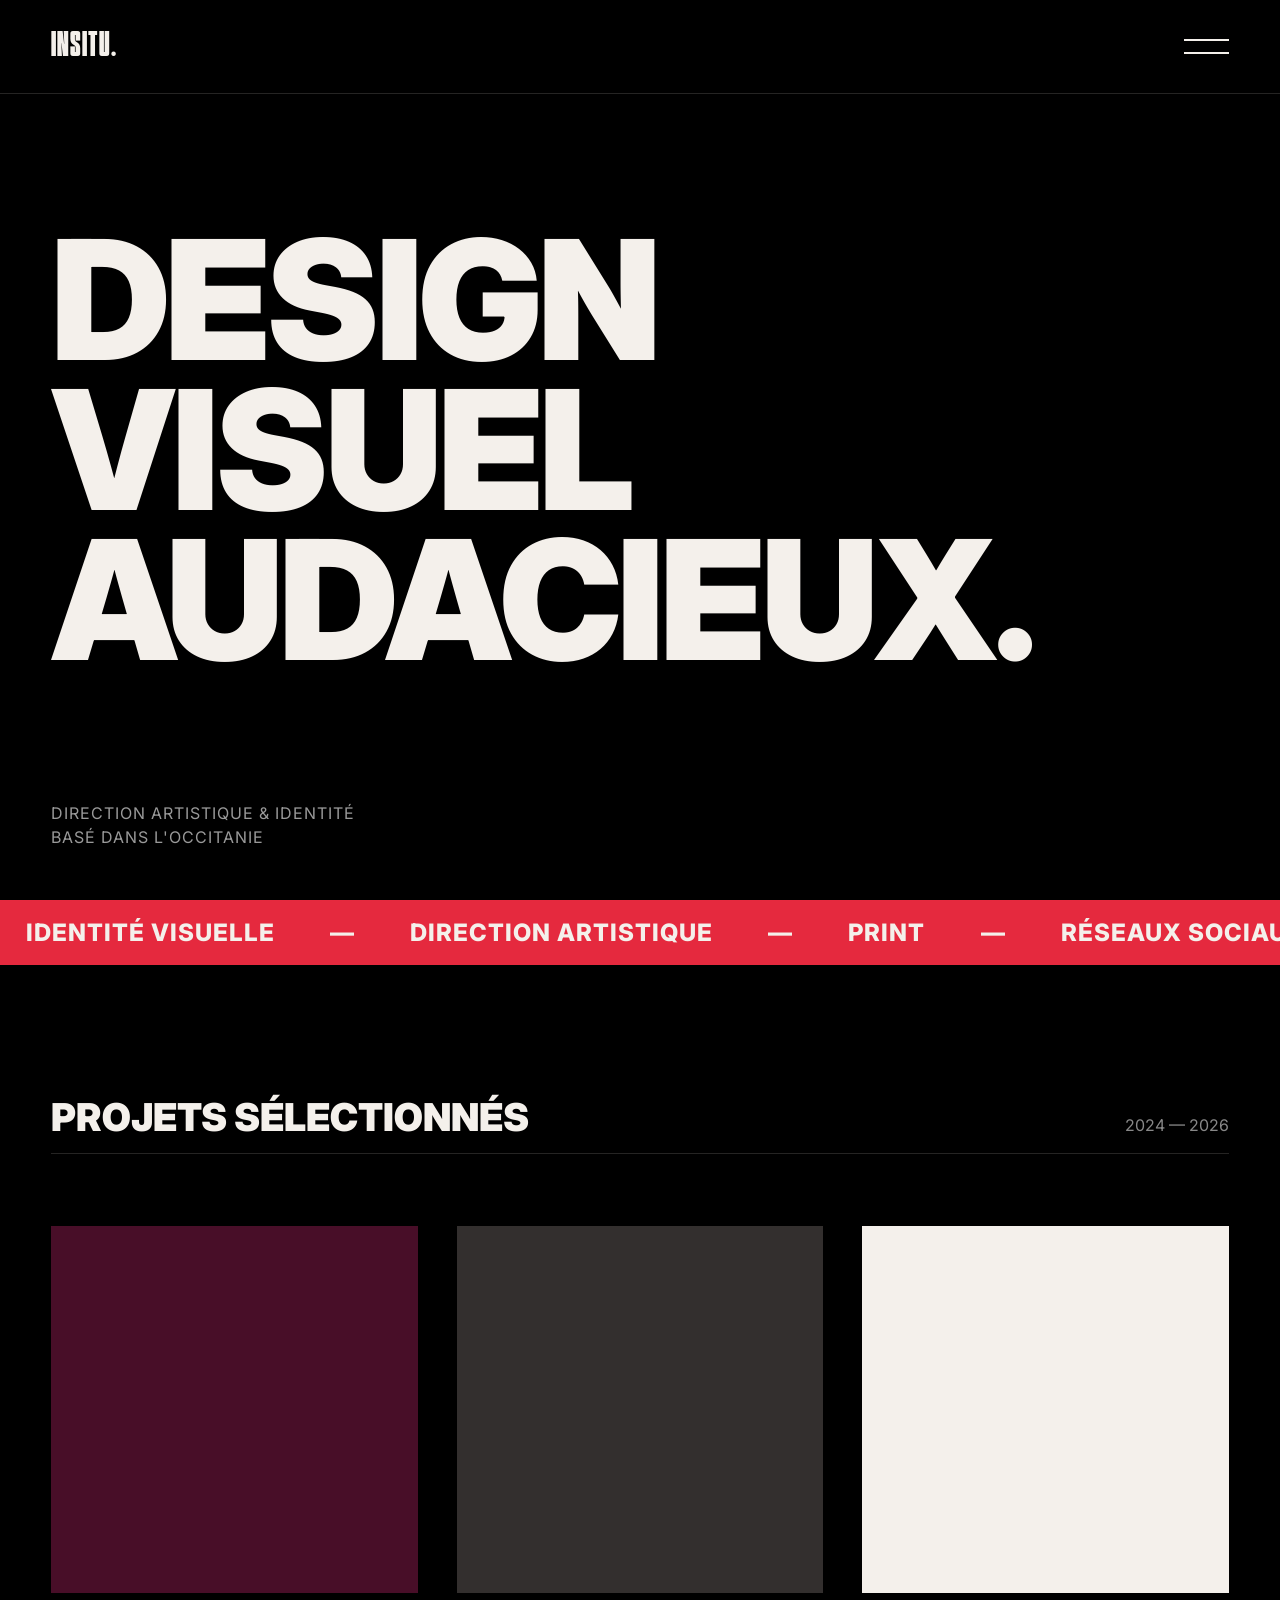
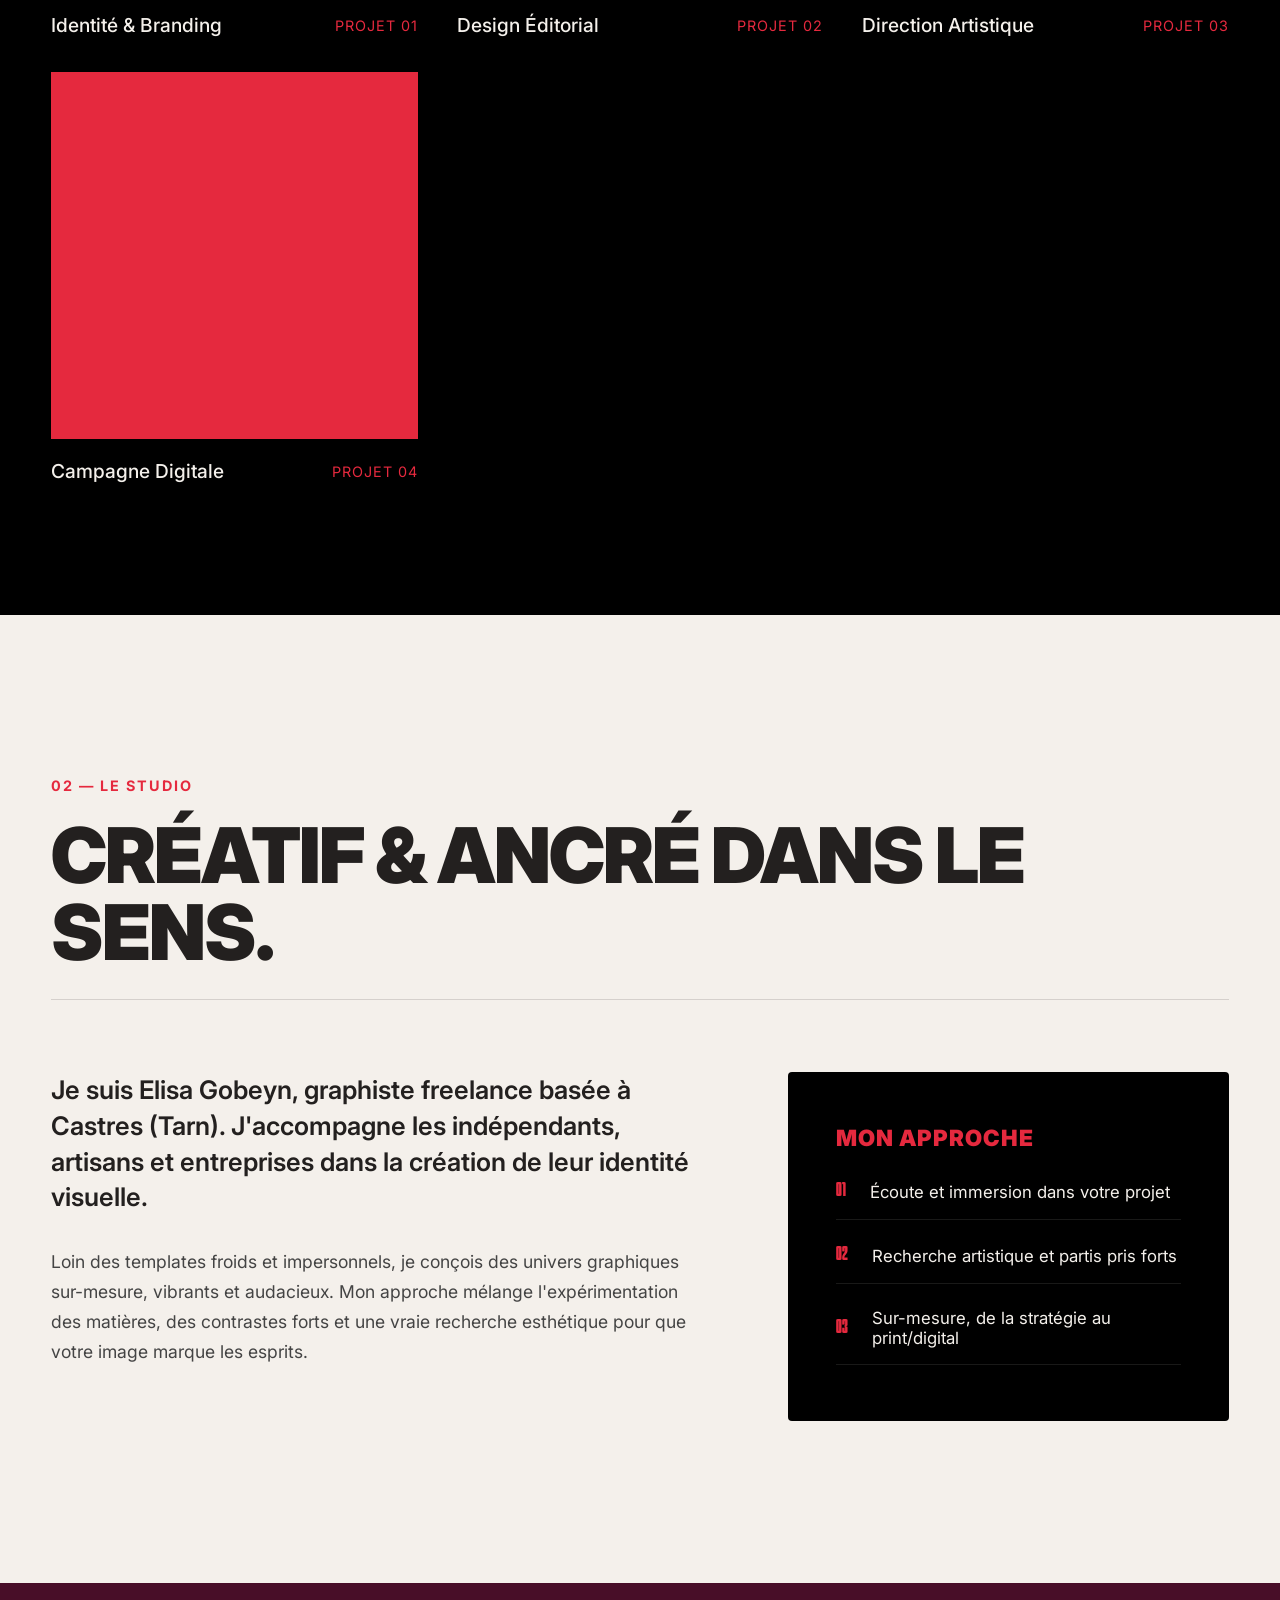
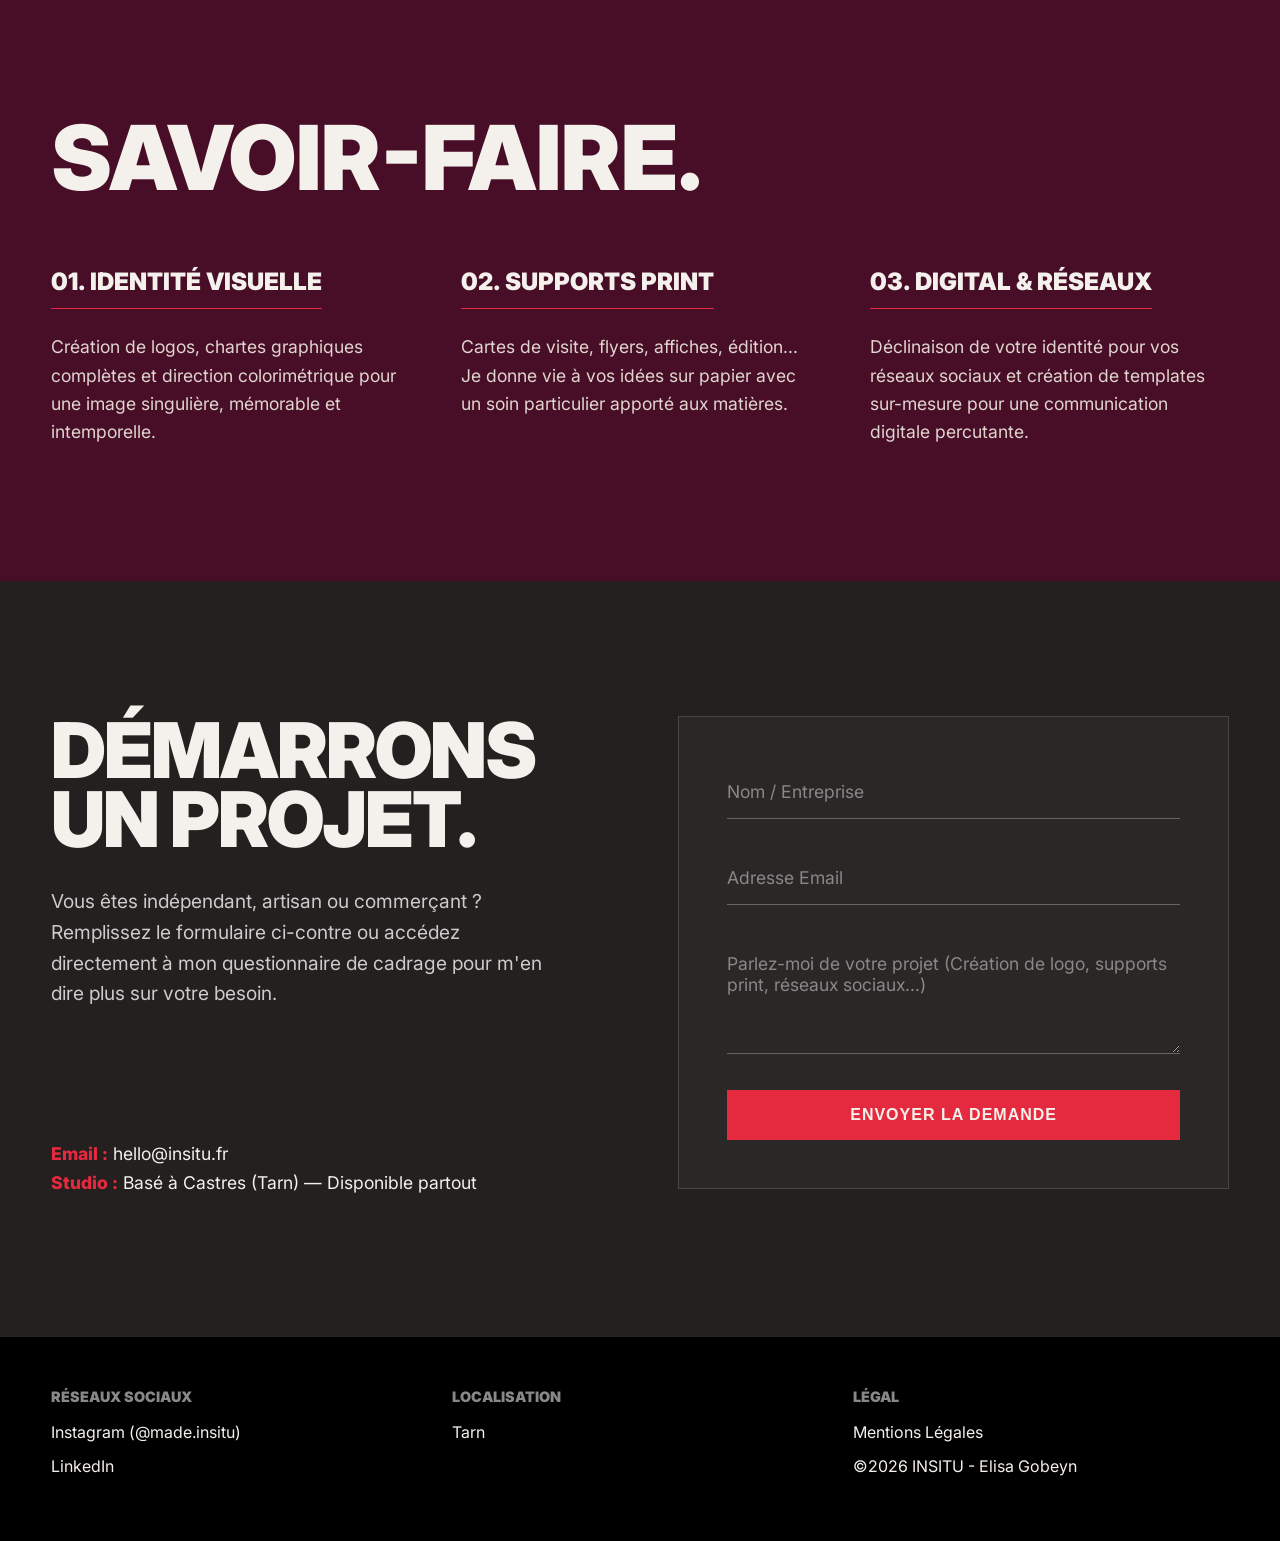
<file: Site v2/index.html>
<!DOCTYPE html>
<html lang="fr">
<head>
    <meta charset="UTF-8">
    <meta name="viewport" content="width=device-width, initial-scale=1.0">
    <title>INSITU | Studio de Design Visuel</title>
    <link rel="preconnect" href="https://fonts.googleapis.com">
    <link rel="preconnect" href="https://fonts.gstatic.com" crossorigin>
    <link href="https://fonts.googleapis.com/css2?family=Inter:wght@300;400;500;800;900&display=swap" rel="stylesheet">
    <link rel="stylesheet" href="style.css">
</head>
<body>

    <!-- Menu plein écran -->
    <div class="menu-overlay" id="menu-overlay">
        <nav class="menu-nav">
            <ul>
                <li><div class="mask"><a href="#work" class="menu-link">01. Projets</a></div></li>
                <li><div class="mask"><a href="#about" class="menu-link">02. Le Studio</a></div></li>
                <li><div class="mask"><a href="#services" class="menu-link">03. Savoir-faire</a></div></li>
                <li><div class="mask"><a href="#contact" class="menu-link">04. Contact</a></div></li>
            </ul>
        </nav>
    </div>

    <!-- Header -->
    <header class="main-header">
        <a href="#" class="logo">INSITU.</a>
        <button class="burger-btn" id="burger-btn" aria-label="Menu">
            <span></span>
            <span></span>
        </button>
    </header>

    <main>
        <!-- HERO SECTION -->
        <section class="hero">
            <div class="hero-content">
                <div class="mask"><h1 class="reveal-text delay-1">DESIGN</h1></div>
                <div class="mask"><h1 class="reveal-text delay-2 text-coral">VISUEL</h1></div>
                <div class="mask"><h1 class="reveal-text delay-3">AUDACIEUX.</h1></div>
            </div>
            
            <div class="hero-footer">
                <div class="hero-role mask">
                    <p class="reveal-text delay-4">Direction Artistique & Identité<br>Basé dans l'Occitanie</p>
                </div>
                
            </div>
        </section>

        <!-- BANDEAU DÉFILANT -->
        <div class="marquee bg-coral">
            <div class="marquee-content">
                <span>IDENTITÉ VISUELLE</span> <span>—</span>
                <span>DIRECTION ARTISTIQUE</span> <span>—</span>
                <span>PRINT</span> <span>—</span>
                <span>RÉSEAUX SOCIAUX</span> <span>—</span>
                <span>IDENTITÉ VISUELLE</span> <span>—</span>
                <span>DIRECTION ARTISTIQUE</span> <span>—</span>
                <span>PRINT</span> <span>—</span>
                <span>RÉSEAUX SOCIAUX</span> <span>—</span>
            </div>
        </div>

        <!-- PORTFOLIO GRID -->
        <section id="work" class="portfolio">
            <div class="section-header reveal-fade">
                <h2>Projets Sélectionnés</h2>
                <p>2024 — 2026</p>
            </div>
            <div class="grid-container">
                
                <!-- Projet 1 -->
                <!-- Note : j'ai ajouté des "data-..." pour que le javascript sache quoi afficher dans la modale -->
                <div class="project-item reveal-fade" 
                     data-title="Nom du Client 1" 
                     data-category="Identité & Branding" 
                     data-desc="Pour ce projet, l'objectif était de créer une identité visuelle forte et mémorable. Nous avons travaillé sur un logo audacieux, une palette de couleurs contrastée et des supports print premiums.">
                    <div class="project-image" style="background-color: var(--aubergine);"></div>
                    <div class="project-info">
                        <h3>Identité & Branding</h3>
                        <span>Projet 01</span>
                    </div>
                </div>

                <!-- Projet 2 -->
                <div class="project-item reveal-fade delay-1"
                     data-title="Nom du Client 2" 
                     data-category="Design Éditorial" 
                     data-desc="Mise en page d'un magazine de 40 pages. Jeu sur les typographies, les espaces blancs et la hiérarchie visuelle pour une lecture fluide et élégante.">
                    <div class="project-image" style="background-color: #332F2E;"></div>
                    <div class="project-info">
                        <h3>Design Éditorial</h3>
                        <span>Projet 02</span>
                    </div>
                </div>

                <!-- Projet 3 -->
                <div class="project-item reveal-fade"
                     data-title="Nom du Client 3" 
                     data-category="Direction Artistique" 
                     data-desc="Création de l'univers visuel complet d'une nouvelle marque de cosmétiques. De la conception du packaging jusqu'aux visuels des réseaux sociaux.">
                    <div class="project-image" style="background-color: var(--cream);"></div>
                    <div class="project-info text-dark">
                        <h3>Direction Artistique</h3>
                        <span>Projet 03</span>
                    </div>
                </div>

                <!-- Projet 4 -->
                <div class="project-item reveal-fade delay-1"
                     data-title="Nom du Client 4" 
                     data-category="Campagne Digitale" 
                     data-desc="Déclinaison d'une identité de marque sur les supports digitaux : création de templates Instagram, bannières web et design de newsletters.">
                    <div class="project-image" style="background-color: var(--coral);"></div>
                    <div class="project-info">
                        <h3>Campagne Digitale</h3>
                        <span>Projet 04</span>
                    </div>
                </div>

            </div>
        </section>

       <!-- ABOUT SECTION -->
        <section id="about" class="about">
            <div class="about-container">
                <div class="about-top-row">
                    <span class="about-tag">02 — LE STUDIO</span>
                    <h2>CRÉATIF & ANCRÉ DANS LE SENS.</h2>
                </div>
                
                <div class="about-grid">
                    <div class="about-col-left">
                        <p class="about-lead">Je suis Elisa Gobeyn, graphiste freelance basée à Castres (Tarn). J'accompagne les indépendants, artisans et entreprises dans la création de leur identité visuelle.</p>
                        <p class="about-desc">Loin des templates froids et impersonnels, je conçois des univers graphiques sur-mesure, vibrants et audacieux. Mon approche mélange l'expérimentation des matières, des contrastes forts et une vraie recherche esthétique pour que votre image marque les esprits.</p>
                    </div>
                    
                    <div class="about-col-right">
                        <div class="about-card-info">
                            <h3>Mon approche</h3>
                            <ul>
                                <li><span>01</span> Écoute et immersion dans votre projet</li>
                                <li><span>02</span> Recherche artistique et partis pris forts</li>
                                <li><span>03</span> Sur-mesure, de la stratégie au print/digital</li>
                            </ul>
                        </div>
                    </div>
                </div>
            </div>
        </section>

        <!-- NOUVEAU : SERVICES SECTION (Savoir-faire) -->
        <section id="services" class="services">
            <div class="services-header mask">
                <h2 class="reveal-text">SAVOIR-FAIRE.</h2>
            </div>
            <div class="services-list">
                <div class="service-item reveal-fade">
                    <h3>01. Identité Visuelle</h3>
                    <p>Création de logos, chartes graphiques complètes et direction colorimétrique pour une image singulière, mémorable et intemporelle.</p>
                </div>
                <div class="service-item reveal-fade delay-1">
                    <h3>02. Supports Print</h3>
                    <p>Cartes de visite, flyers, affiches, édition... Je donne vie à vos idées sur papier avec un soin particulier apporté aux matières.</p>
                </div>
                <div class="service-item reveal-fade delay-2">
                    <h3>03. Digital & Réseaux</h3>
                    <p>Déclinaison de votre identité pour vos réseaux sociaux et création de templates sur-mesure pour une communication digitale percutante.</p>
                </div>
            </div>
        </section>

        <!-- CONTACT SECTION -->
        <section id="contact" class="contact">
            <div class="contact-grid">
                <div class="contact-info reveal-fade">
                    <h2 class="text-coral">DÉMARRONS<br>UN PROJET.</h2>
                    <p class="lead mt-4">Vous êtes indépendant, artisan ou commerçant ? Remplissez le formulaire ci-contre ou accédez directement à mon questionnaire de cadrage pour m'en dire plus sur votre besoin.</p>
                    
                    <!-- Bouton vers le questionnaire client -->
                    <a href="lien-vers-ton-questionnaire.pdf" target="_blank" class="btn-outline mt-4">Remplir le questionnaire client</a>
                    
                    <div class="contact-details mt-5">
                        <p><strong>Email :</strong> <a href="mailto:hello@insitu.fr" class="hover-line">hello@insitu.fr</a></p>
                        <p><strong>Studio :</strong> Basé à Castres (Tarn) — Disponible partout</p>
                    </div>
                </div>
                
                <!-- Formulaire de demande de devis -->
                <form action="https://formspree.io/f/VOTRE_ID_FORMSPREE" method="POST" class="contact-form reveal-fade delay-1">
                    <div class="form-group">
                        <input type="text" name="nom" placeholder="Nom / Entreprise" required>
                    </div>
                    <div class="form-group">
                        <input type="email" name="email" placeholder="Adresse Email" required>
                    </div>
                    <div class="form-group">
                        <textarea name="message" rows="4" placeholder="Parlez-moi de votre projet (Création de logo, supports print, réseaux sociaux...)" required></textarea>
                    </div>
                    <button type="submit" class="btn-primary">Envoyer la demande</button>
                </form>
            </div>
            
            <div class="footer-grid reveal-fade delay-2">
                <div class="footer-col">
                    <h4>Réseaux Sociaux</h4>
                    <a href="https://instagram.com/madeinsitu" target="_blank" class="hover-line">Instagram (@made.insitu)</a>
                    <a href="#" target="_blank" class="hover-line">LinkedIn</a>
                </div>
                <div class="footer-col">
                    <h4>Localisation</h4>
                    <p>Tarn</p>
                </div>
                <div class="footer-col">
                    <h4>Légal</h4>
                    <a href="mentions-legales.html" class="hover-line">Mentions Légales</a>
                    <p>©2026 INSITU - Elisa Gobeyn</p>
                </div>
            </div>
        </section>
    </main>

    <!-- NOUVEAU : FENÊTRE MODALE POUR LES PROJETS -->
    <div class="modal-overlay" id="project-modal">
        <div class="modal-content">
            <button class="close-modal" id="close-modal">&times;</button>
            <div class="modal-body">
                <h2 id="modal-title">Titre du Projet</h2>
                <span id="modal-category">Catégorie</span>
                <p id="modal-desc">L'histoire du projet apparaîtra ici.</p>
                <div class="modal-img-placeholder">
                    <!-- Tu pourras mettre une vraie balise <img> ici plus tard -->
                </div>
            </div>
        </div>
    </div>

    <!-- SCRIPTS -->
    <script>
        // --- NOUVEAU : Forcer le retour en haut (Correction Mobile Absolue) ---
        if ('scrollRestoration' in history) {
            history.scrollRestoration = 'manual';
        }
        
        // 1. On nettoie l'URL pour enlever tout #contact caché
        if (window.location.hash) {
            history.replaceState(null, null, window.location.pathname);
        }
        
        // 2. On remonte immédiatement
        window.scrollTo(0, 0);
        
        // 3. On remonte encore une fois une fraction de seconde plus tard 
        // pour contrer les navigateurs mobiles qui forcent le scroll après le chargement
        setTimeout(function() {
            window.scrollTo(0, 0);
        }, 150);
    

        // 1. Menu Burger
        const burgerBtn = document.getElementById('burger-btn');
        const menuOverlay = document.getElementById('menu-overlay');
        const menuLinks = document.querySelectorAll('.menu-link');

        function toggleMenu() {
            burgerBtn.classList.toggle('active');
            menuOverlay.classList.toggle('active');
            document.body.classList.toggle('no-scroll');
        }

        burgerBtn.addEventListener('click', toggleMenu);
        menuLinks.forEach(link => link.addEventListener('click', toggleMenu));

        // 2. Intersection Observer (Animations au scroll)
        const observerOptions = { root: null, rootMargin: '0px', threshold: 0.15 };
        const observer = new IntersectionObserver((entries, observer) => {
            entries.forEach(entry => {
                if (entry.isIntersecting) {
                    entry.target.classList.add('is-visible');
                    observer.unobserve(entry.target);
                }
            });
        }, observerOptions);

        document.querySelectorAll('.reveal-text, .reveal-fade').forEach(el => observer.observe(el));
        window.addEventListener('load', () => {
            document.querySelectorAll('.hero .reveal-text, .hero .reveal-fade').forEach(el => el.classList.add('is-visible'));
        });

        // 3. NOUVEAU : Gestion de la Fenêtre Modale (Popup)
        const modal = document.getElementById('project-modal');
        const modalTitle = document.getElementById('modal-title');
        const modalCategory = document.getElementById('modal-category');
        const modalDesc = document.getElementById('modal-desc');
        const closeModal = document.getElementById('close-modal');

        // Quand on clique sur un projet
        document.querySelectorAll('.project-item').forEach(item => {
            item.addEventListener('click', () => {
                // Récupère les données écrites dans le HTML (data-title, etc.)
                modalTitle.textContent = item.getAttribute('data-title');
                modalCategory.textContent = item.getAttribute('data-category');
                modalDesc.textContent = item.getAttribute('data-desc');
                
                // Ouvre la modale
                modal.classList.add('active');
                // Empêche le site de scroller derrière la fenêtre
                document.body.classList.add('no-scroll'); 
            });
        });

        // Quand on clique sur la croix pour fermer
        closeModal.addEventListener('click', () => {
            modal.classList.remove('active');
            // Réactive le scroll sur le site
            if(!menuOverlay.classList.contains('active')) {
                document.body.classList.remove('no-scroll');
            }
        });

        // Fermer la modale si on clique en dehors du carré blanc
        modal.addEventListener('click', (e) => {
            if (e.target === modal) {
                modal.classList.remove('active');
                if(!menuOverlay.classList.contains('active')) {
                    document.body.classList.remove('no-scroll');
                }
            }
        });



    </script>
</body>
</html>
</file>
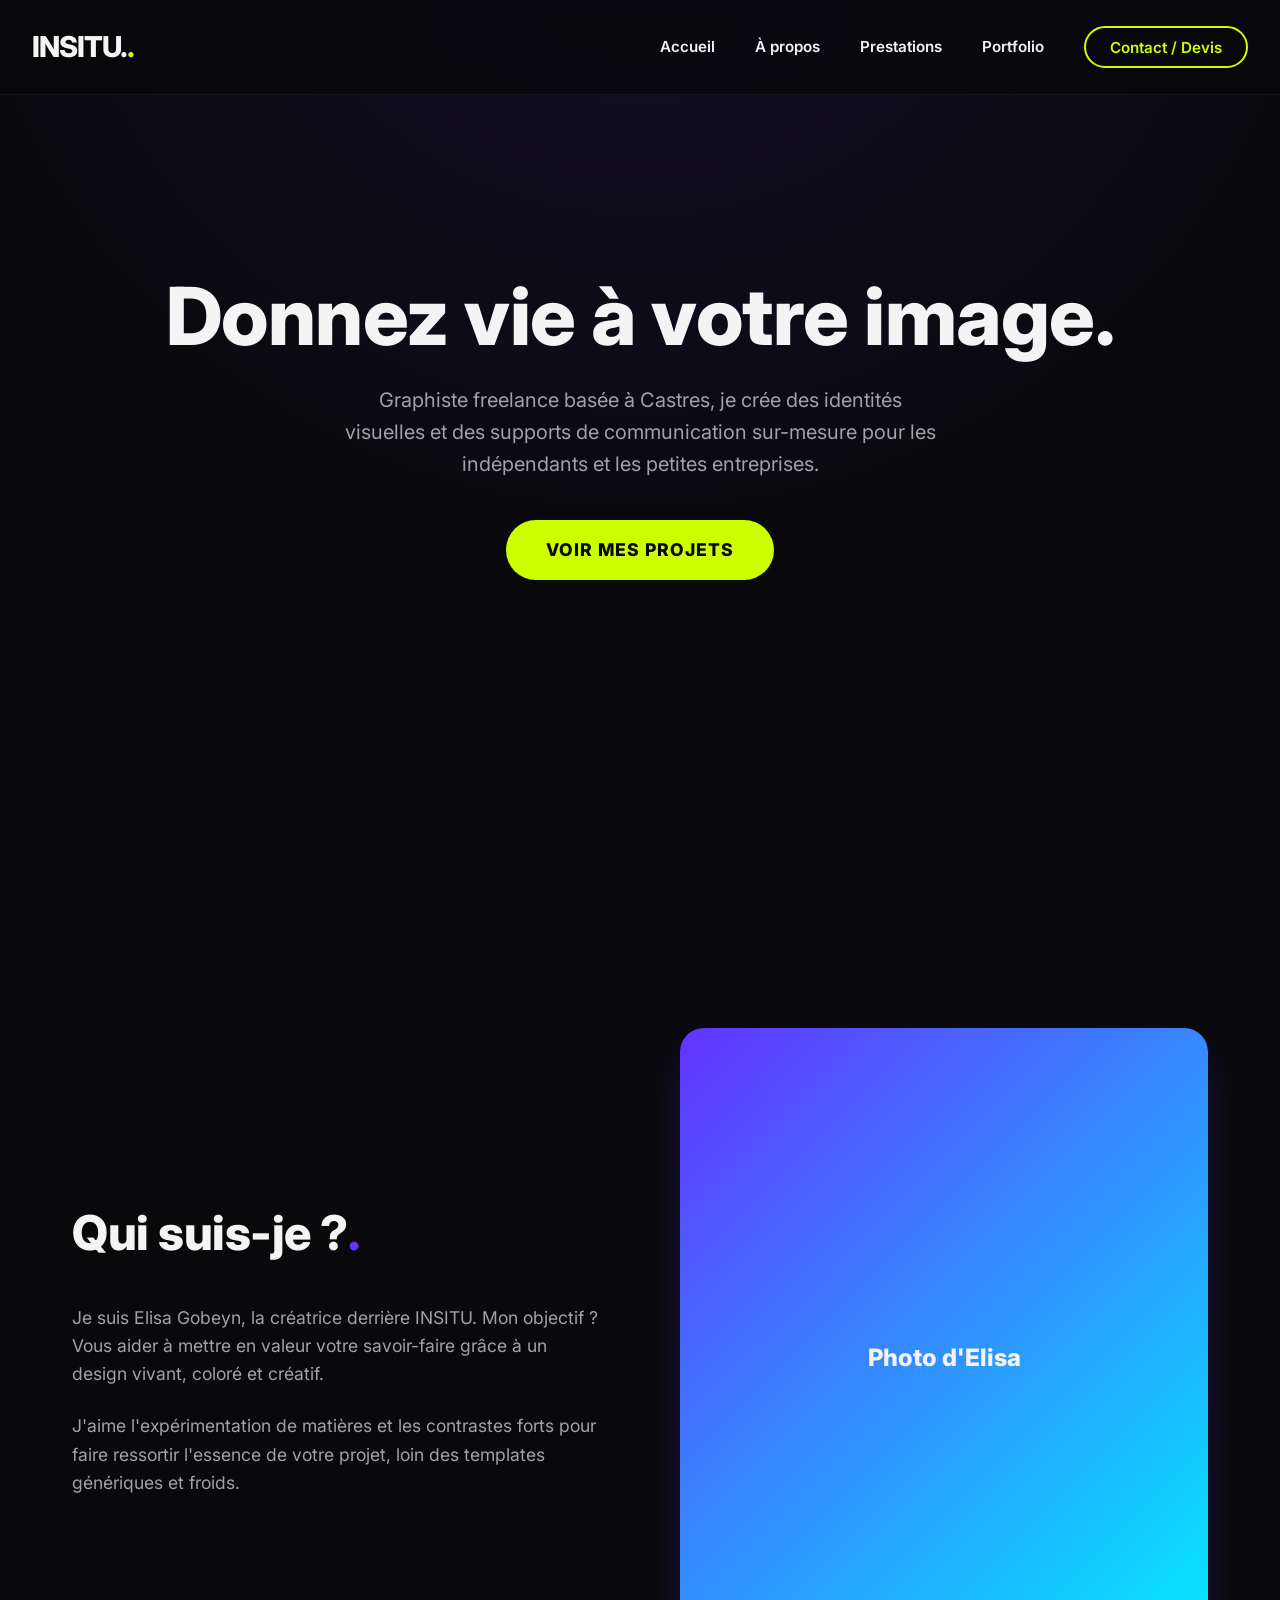
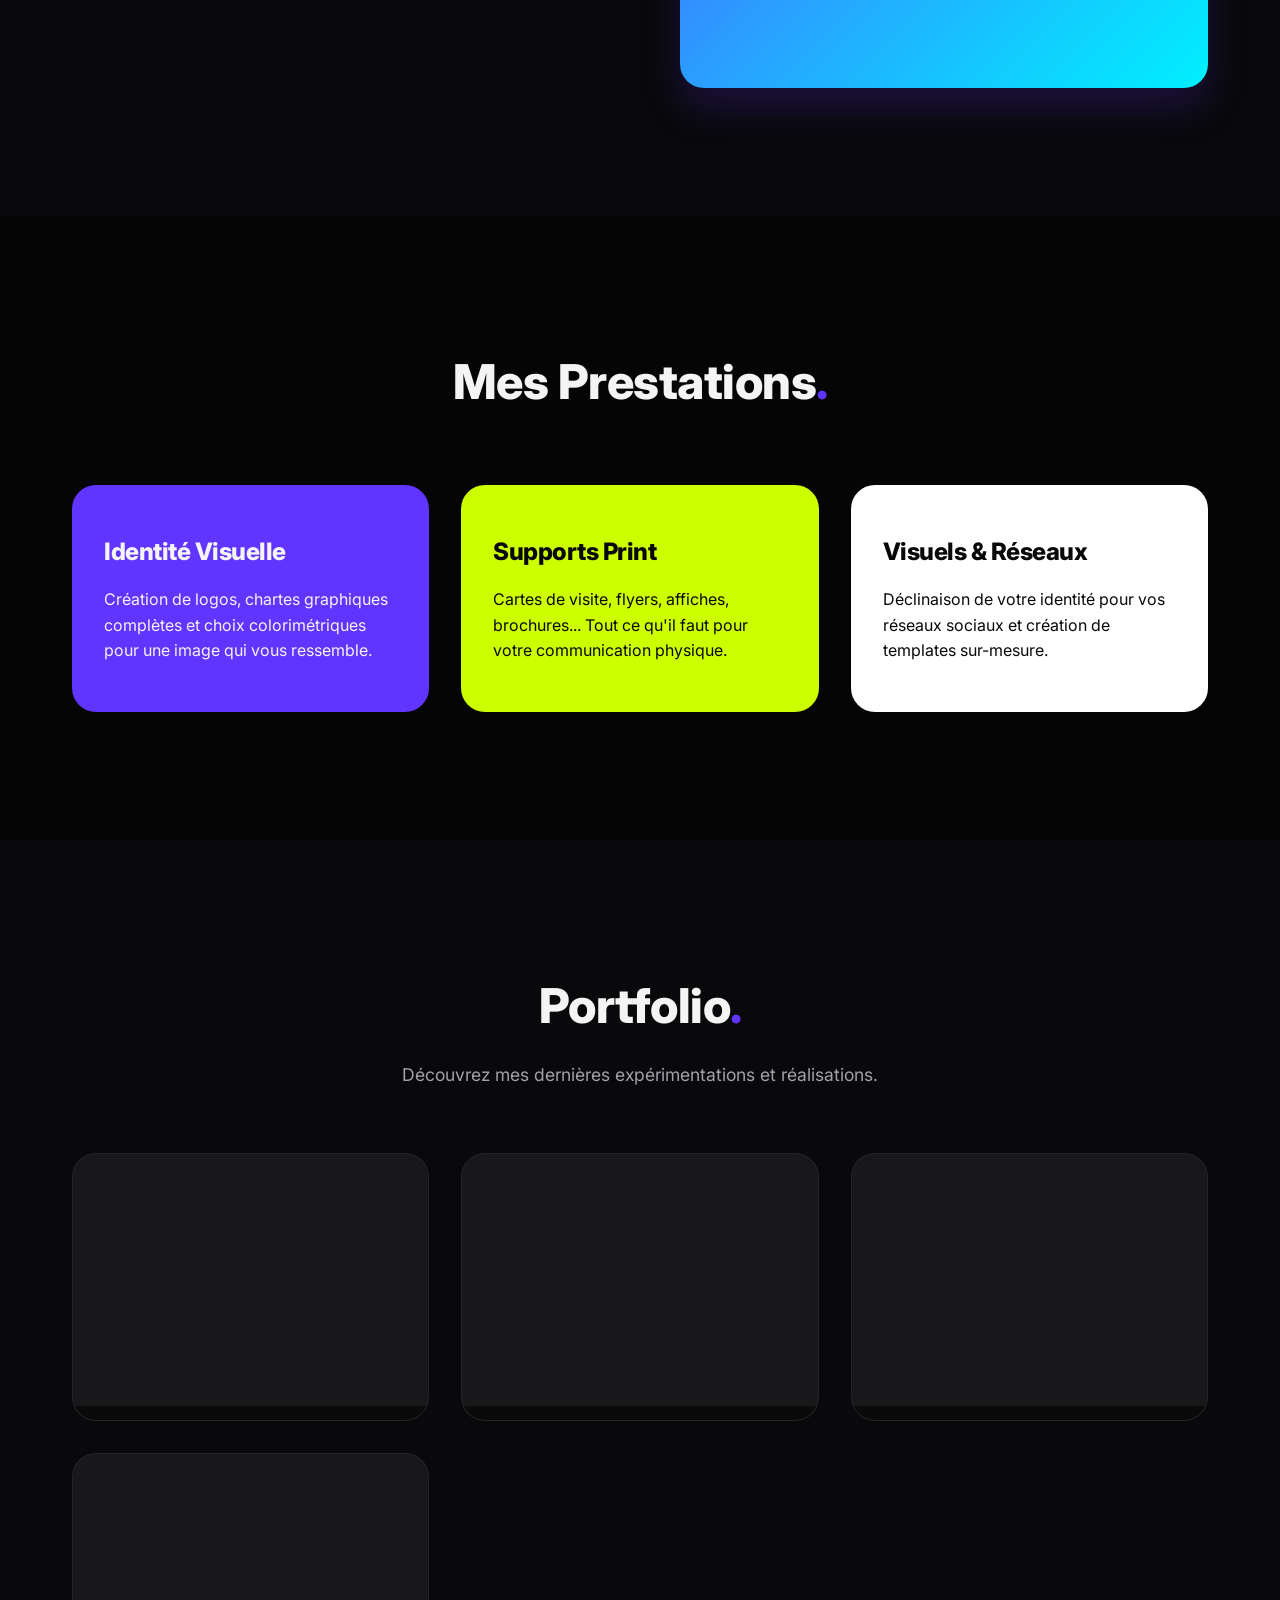
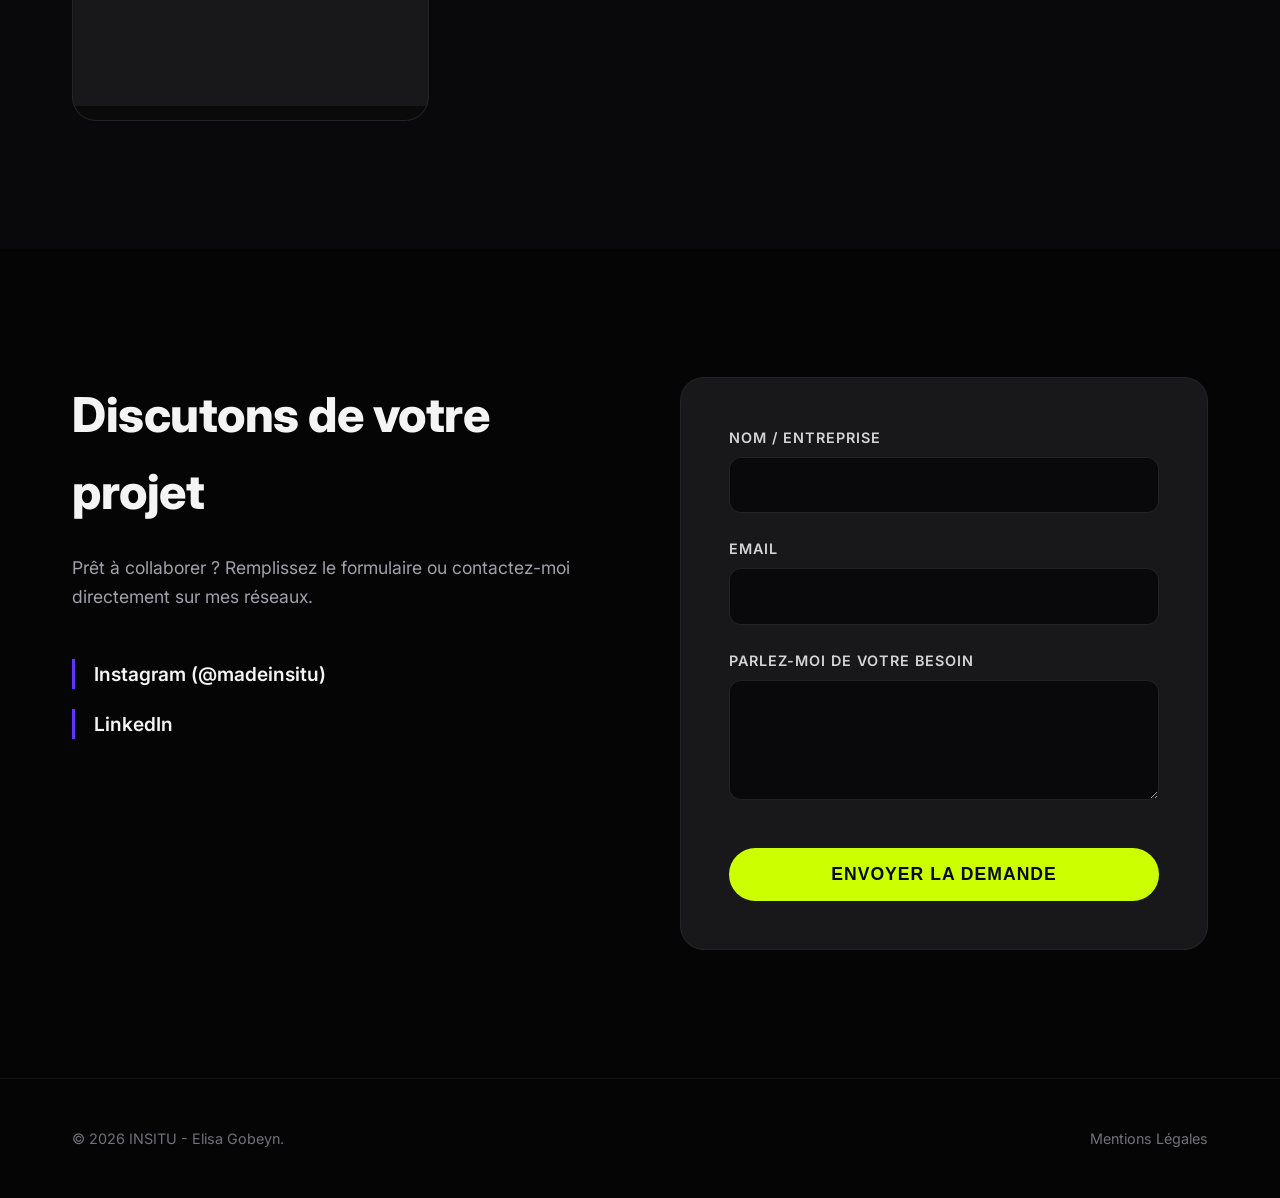
<file: site-2 copy/index.html>
<!DOCTYPE html>
<html lang="fr">
<head>
    <meta charset="UTF-8">
    <meta name="viewport" content="width=device-width, initial-scale=1.0">
    <title>INSITU | Elisa Gobeyn - Graphiste Freelance à Castres</title>
    <meta name="description" content="INSITU par Elisa Gobeyn, graphiste freelance à Castres (Tarn). Création d'identités visuelles, logos et supports de communication sur-mesure pour indépendants et entreprises.">
    
    <link rel="preconnect" href="https://fonts.googleapis.com">
    <link rel="preconnect" href="https://fonts.gstatic.com" crossorigin>
    <link href="https://fonts.googleapis.com/css2?family=Inter:wght@300;400;600;800&display=swap" rel="stylesheet">
    <link rel="stylesheet" href="style.css">
</head>
<body>

    <!-- En-tête / Navigation -->
    <header>
        <div class="logo">INSITU.</div>
        
        <!-- Nouveau : Bouton Burger pour mobile -->
        <div class="burger" id="burger">
            <span></span>
            <span></span>
            <span></span>
        </div>

        <nav id="nav-links">
            <ul>
                <li><a href="#accueil" class="nav-link">Accueil</a></li>
                <li><a href="#propos" class="nav-link">À propos</a></li>
                <li><a href="#prestations" class="nav-link">Prestations</a></li>
                <li><a href="#portfolio" class="nav-link">Portfolio</a></li>
                <li><a href="#contact" class="btn-contact nav-link">Contact / Devis</a></li>
            </ul>
        </nav>
    </header>

    <!-- Section Accueil -->
    <section id="accueil" class="hero">
        <div class="hero-content reveal">
            <h1>Donnez vie à votre image.</h1>
            <p>Graphiste freelance basée à Castres, je crée des identités visuelles et des supports de communication sur-mesure pour les indépendants et les petites entreprises.</p>
            <a href="#portfolio" class="btn-primary">Voir mes projets</a>
        </div>
    </section>

    <!-- Section À propos -->
    <section id="propos">
        <div class="container propos-grid">
            <div class="propos-text reveal">
                <h2>Qui suis-je ?</h2>
                <p>Je suis Elisa Gobeyn, la créatrice derrière INSITU. Mon objectif ? Vous aider à mettre en valeur votre savoir-faire grâce à un design vivant, coloré et créatif.</p>
                <p>J'aime l'expérimentation de matières et les contrastes forts pour faire ressortir l'essence de votre projet, loin des templates génériques et froids.</p>
            </div>
            <div class="propos-image reveal">
                <div class="image-placeholder">Photo d'Elisa</div>
            </div>
        </div>
    </section>

    <!-- Section Prestations -->
    <section id="prestations" class="bg-darker">
        <div class="container">
            <h2 class="reveal">Mes Prestations</h2>
            <div class="services-grid">
                <div class="card reveal">
                    <h3>Identité Visuelle</h3>
                    <p>Création de logos, chartes graphiques complètes et choix colorimétriques pour une image qui vous ressemble.</p>
                </div>
                <div class="card reveal">
                    <h3>Supports Print</h3>
                    <p>Cartes de visite, flyers, affiches, brochures... Tout ce qu'il faut pour votre communication physique.</p>
                </div>
                <div class="card reveal">
                    <h3>Visuels & Réseaux</h3>
                    <p>Déclinaison de votre identité pour vos réseaux sociaux et création de templates sur-mesure.</p>
                </div>
            </div>
        </div>
    </section>

    <!-- Section Portfolio -->
    <section id="portfolio">
        <div class="container">
            <h2 class="reveal">Portfolio</h2>
            <p class="subtitle reveal">Découvrez mes dernières expérimentations et réalisations.</p>
            <div class="portfolio-grid">
                <div class="portfolio-item reveal"><span>Projet 1</span></div>
                <div class="portfolio-item reveal"><span>Projet 2</span></div>
                <div class="portfolio-item reveal"><span>Projet 3</span></div>
                <div class="portfolio-item reveal"><span>Projet 4</span></div>
            </div>
        </div>
    </section>

    <!-- Section Contact -->
    <section id="contact" class="bg-darker">
        <div class="container contact-wrapper">
            <div class="contact-info reveal">
                <h2>Discutons de votre projet</h2>
                <p>Prêt à collaborer ? Remplissez le formulaire ou contactez-moi directement sur mes réseaux.</p>
                <div class="socials">
                    <a href="https://instagram.com/madeinsitu" target="_blank" rel="noopener">Instagram (@madeinsitu)</a>
                    <a href="#" target="_blank" rel="noopener">LinkedIn</a>
                </div>
            </div>
            
            <form action="https://formspree.io/f/VOTRE_ID_FORMSPREE" method="POST" class="contact-form reveal">
                <div class="form-group">
                    <label for="name">Nom / Entreprise</label>
                    <input type="text" id="name" name="name" required>
                </div>
                <div class="form-group">
                    <label for="email">Email</label>
                    <input type="email" id="email" name="email" required>
                </div>
                <div class="form-group">
                    <label for="message">Parlez-moi de votre besoin</label>
                    <textarea id="message" name="message" rows="5" required></textarea>
                </div>
                <button type="submit" class="btn-primary">Envoyer la demande</button>
            </form>
        </div>
    </section>

    <footer>
        <div class="container footer-content">
            <p>&copy; 2026 INSITU - Elisa Gobeyn.</p>
            <p><a href="mentions-legales.html">Mentions Légales</a></p>
        </div>
    </footer>

    <!-- Scripts pour l'interactivité -->
    <script>
        // 1. Gestion du Menu Burger
        const burger = document.getElementById('burger');
        const navLinks = document.getElementById('nav-links');
        const links = document.querySelectorAll('.nav-link');

        burger.addEventListener('click', () => {
            navLinks.classList.toggle('active');
            burger.classList.toggle('toggle');
        });

        // Fermer le menu quand on clique sur un lien (sur mobile)
        links.forEach(link => {
            link.addEventListener('click', () => {
                navLinks.classList.remove('active');
                burger.classList.remove('toggle');
            });
        });

        // 2. Animation au défilement (Scroll Reveal)
        function reveal() {
            var reveals = document.querySelectorAll(".reveal");
            for (var i = 0; i < reveals.length; i++) {
                var windowHeight = window.innerHeight;
                var elementTop = reveals[i].getBoundingClientRect().top;
                var elementVisible = 100; // Déclenchement à 100px avant d'entrer dans l'écran

                if (elementTop < windowHeight - elementVisible) {
                    reveals[i].classList.add("active");
                }
            }
        }
        window.addEventListener("scroll", reveal);
        reveal(); // Déclencher une fois au chargement
    </script>
</body>
</html>
</file>
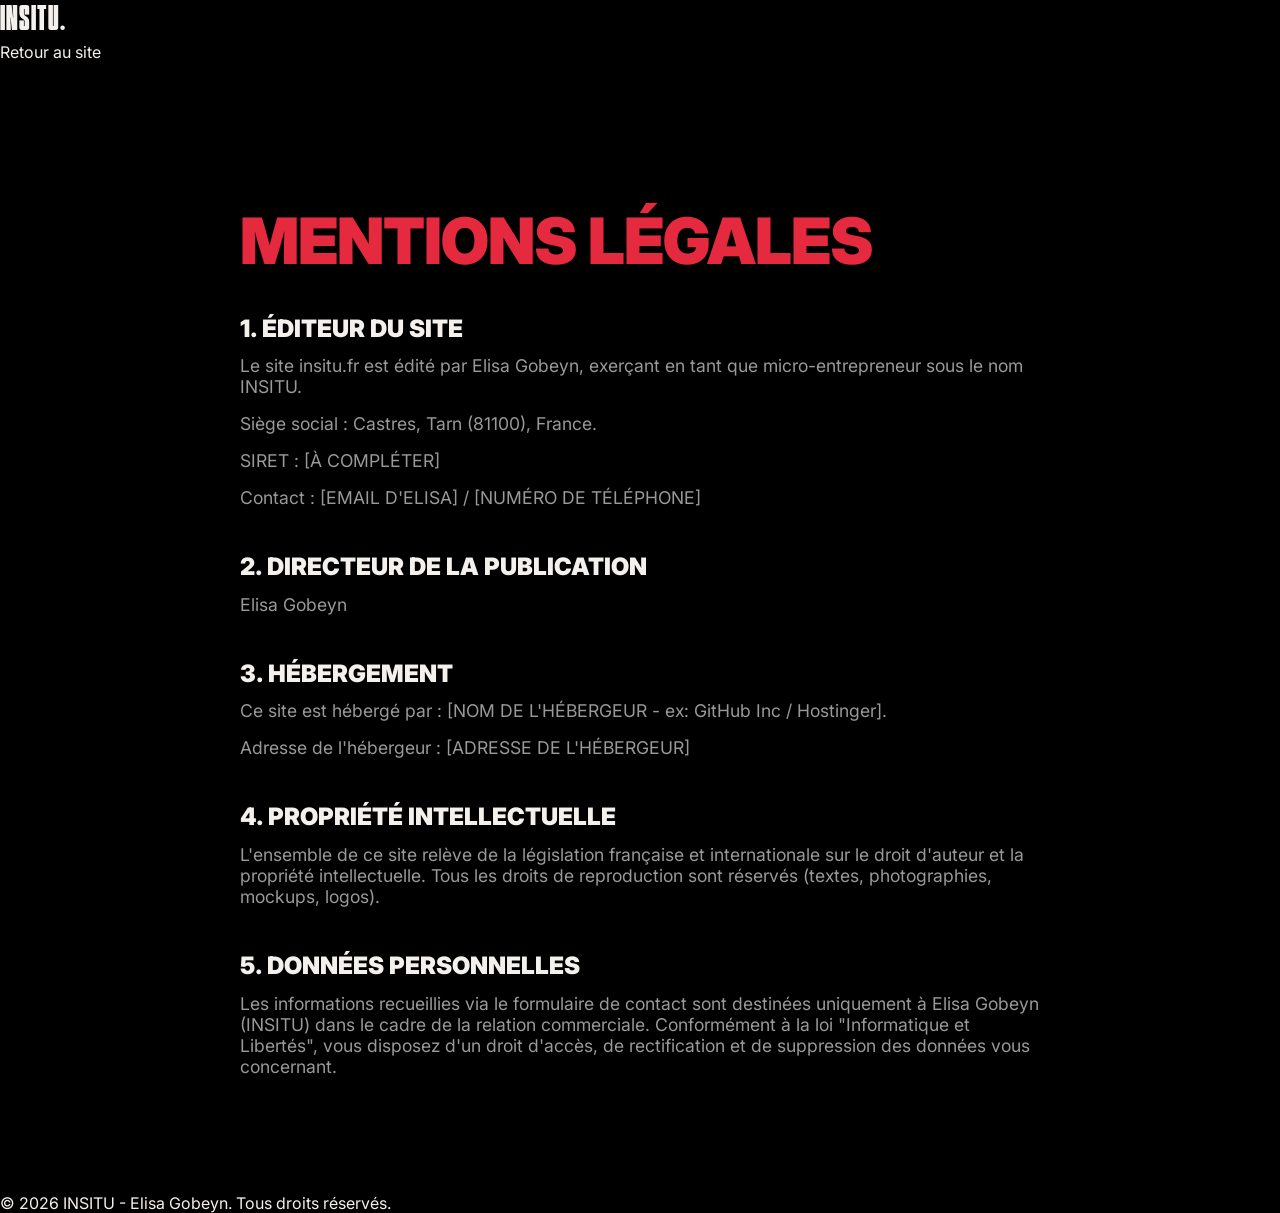
<file: Site v2/mentions-legales.html>
<!DOCTYPE html>
<html lang="fr">
<head>
    <meta charset="UTF-8">
    <meta name="viewport" content="width=device-width, initial-scale=1.0">
    <title>Mentions Légales | INSITU</title>
    <link href="https://fonts.googleapis.com/css2?family=Inter:wght@300;400;700;900&display=swap" rel="stylesheet">
    <link rel="stylesheet" href="style.css">
    <style>
        .mentions-container {
            padding-top: 150px;
            padding-bottom: 100px;
            max-width: 800px;
            margin: 0 auto;
        }
        .mentions-container h1 { 
            font-size: clamp(2.5rem, 5vw, 4rem); 
            color: var(--coral); 
            margin-bottom: 3rem;
            letter-spacing: -1px;
        }
        .mentions-container h3 { 
            font-size: 1.5rem;
            margin-top: 3rem; 
            margin-bottom: 1rem;
            color: var(--cream);
        }
        .mentions-container p { 
            margin-bottom: 1rem; 
            color: #999;
            font-size: 1.1rem;
        }
    </style>
</head>
<body>

    <header>
        <div class="logo"><a href="index.html">INSITU.</a></div>
        <nav>
            <ul>
                <li><a href="index.html" class="nav-link">Retour au site</a></li>
            </ul>
        </nav>
    </header>

    <main class="mentions-container container">
        <h1>Mentions Légales</h1>
        
        <h3>1. Éditeur du site</h3>
        <p>Le site insitu.fr est édité par Elisa Gobeyn, exerçant en tant que micro-entrepreneur sous le nom INSITU.</p>
        <p>Siège social : Castres, Tarn (81100), France.</p>
        <p>SIRET : [À COMPLÉTER]</p>
        <p>Contact : [EMAIL D'ELISA] / [NUMÉRO DE TÉLÉPHONE]</p>

        <h3>2. Directeur de la publication</h3>
        <p>Elisa Gobeyn</p>

        <h3>3. Hébergement</h3>
        <p>Ce site est hébergé par : [NOM DE L'HÉBERGEUR - ex: GitHub Inc / Hostinger].</p>
        <p>Adresse de l'hébergeur : [ADRESSE DE L'HÉBERGEUR]</p>

        <h3>4. Propriété intellectuelle</h3>
        <p>L'ensemble de ce site relève de la législation française et internationale sur le droit d'auteur et la propriété intellectuelle. Tous les droits de reproduction sont réservés (textes, photographies, mockups, logos).</p>

        <h3>5. Données personnelles</h3>
        <p>Les informations recueillies via le formulaire de contact sont destinées uniquement à Elisa Gobeyn (INSITU) dans le cadre de la relation commerciale. Conformément à la loi "Informatique et Libertés", vous disposez d'un droit d'accès, de rectification et de suppression des données vous concernant.</p>
    </main>

    <footer>
        <div class="container footer-content">
            <p>&copy; 2026 INSITU - Elisa Gobeyn. Tous droits réservés.</p>
        </div>
    </footer>

</body>
</html>
</file>
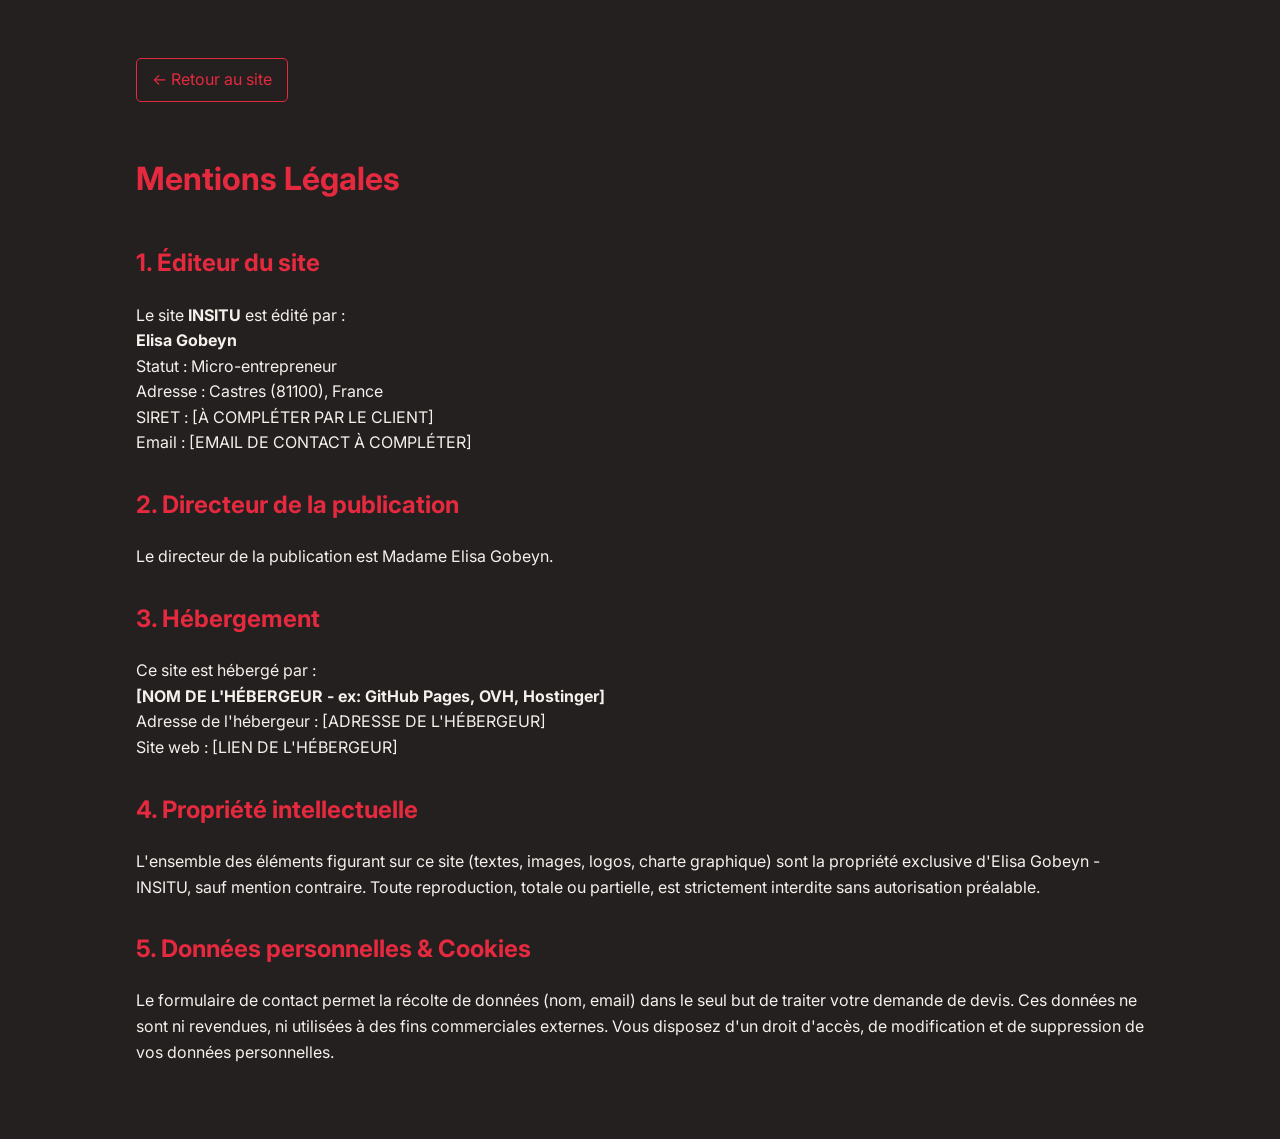
<file: site-1/mentions-legales.html>
<!DOCTYPE html>
<html lang="fr">
<head>
    <meta charset="UTF-8">
    <meta name="viewport" content="width=device-width, initial-scale=1.0">
    <title>Mentions Légales - INSITU</title>
    <link href="https://fonts.googleapis.com/css2?family=Inter:wght@300;400;600&display=swap" rel="stylesheet">
    <style>
        body { background-color: #23201F; color: #F4F0EB; font-family: 'Inter', sans-serif; padding: 50px 10vw; line-height: 1.6; }
        h1, h2 { color: #E5293E; }
        h1 { margin-bottom: 40px; }
        h2 { margin-top: 30px; font-size: 1.5rem; }
        a { color: #F4F0EB; text-decoration: underline; }
        .back-btn { display: inline-block; margin-bottom: 30px; color: #E5293E; text-decoration: none; border: 1px solid #E5293E; padding: 8px 15px; border-radius: 5px; }
    </style>
</head>
<body>

    <a href="index.html" class="back-btn">← Retour au site</a>

    <h1>Mentions Légales</h1>

    <h2>1. Éditeur du site</h2>
    <p>Le site <strong>INSITU</strong> est édité par :<br>
    <strong>Elisa Gobeyn</strong><br>
    Statut : Micro-entrepreneur<br>
    Adresse : Castres (81100), France<br>
    SIRET : [À COMPLÉTER PAR LE CLIENT]<br>
    Email : [EMAIL DE CONTACT À COMPLÉTER]</p>

    <h2>2. Directeur de la publication</h2>
    <p>Le directeur de la publication est Madame Elisa Gobeyn.</p>

    <h2>3. Hébergement</h2>
    <p>Ce site est hébergé par :<br>
    <strong>[NOM DE L'HÉBERGEUR - ex: GitHub Pages, OVH, Hostinger]</strong><br>
    Adresse de l'hébergeur : [ADRESSE DE L'HÉBERGEUR]<br>
    Site web : [LIEN DE L'HÉBERGEUR]</p>

    <h2>4. Propriété intellectuelle</h2>
    <p>L'ensemble des éléments figurant sur ce site (textes, images, logos, charte graphique) sont la propriété exclusive d'Elisa Gobeyn - INSITU, sauf mention contraire. Toute reproduction, totale ou partielle, est strictement interdite sans autorisation préalable.</p>

    <h2>5. Données personnelles & Cookies</h2>
    <p>Le formulaire de contact permet la récolte de données (nom, email) dans le seul but de traiter votre demande de devis. Ces données ne sont ni revendues, ni utilisées à des fins commerciales externes. Vous disposez d'un droit d'accès, de modification et de suppression de vos données personnelles.</p>

</body>
</html>
</file>
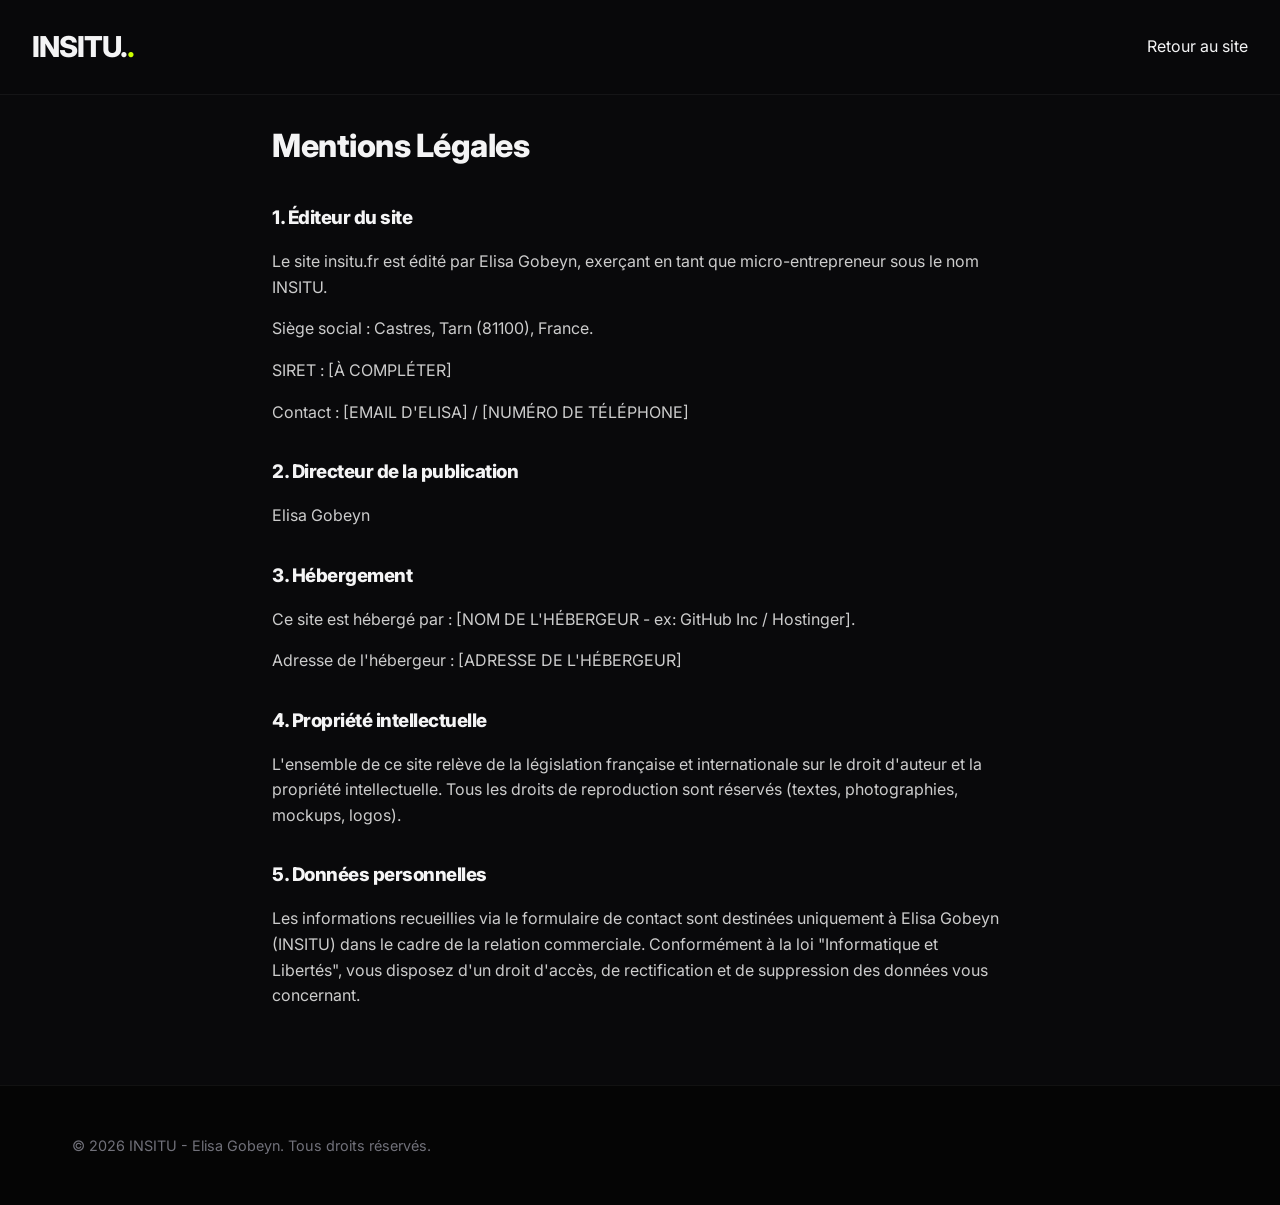
<file: site-2 copy/mentions-legales.html>
<!DOCTYPE html>
<html lang="fr">
<head>
    <meta charset="UTF-8">
    <meta name="viewport" content="width=device-width, initial-scale=1.0">
    <title>Mentions Légales | INSITU</title>
    <link href="https://fonts.googleapis.com/css2?family=Inter:wght@300;400;600;800&display=swap" rel="stylesheet">
    <link rel="stylesheet" href="style.css">
    <style>
        .mentions-container {
            padding-top: 120px;
            padding-bottom: 60px;
            max-width: 800px;
            margin: 0 auto;
        }
        .mentions-container h1 { color: var(--coral); margin-bottom: 2rem;}
        .mentions-container h3 { margin-top: 2rem; margin-bottom: 1rem;}
        .mentions-container p { margin-bottom: 1rem; color: #ccc;}
    </style>
</head>
<body>

    <header>
        <div class="logo">INSITU.</div>
        <nav>
            <ul>
                <li><a href="index.html">Retour au site</a></li>
            </ul>
        </nav>
    </header>

    <main class="mentions-container container">
        <h1>Mentions Légales</h1>
        
        <h3>1. Éditeur du site</h3>
        <p>Le site insitu.fr est édité par Elisa Gobeyn, exerçant en tant que micro-entrepreneur sous le nom INSITU.</p>
        <p>Siège social : Castres, Tarn (81100), France.</p>
        <p>SIRET : [À COMPLÉTER]</p>
        <p>Contact : [EMAIL D'ELISA] / [NUMÉRO DE TÉLÉPHONE]</p>

        <h3>2. Directeur de la publication</h3>
        <p>Elisa Gobeyn</p>

        <h3>3. Hébergement</h3>
        <p>Ce site est hébergé par : [NOM DE L'HÉBERGEUR - ex: GitHub Inc / Hostinger].</p>
        <p>Adresse de l'hébergeur : [ADRESSE DE L'HÉBERGEUR]</p>

        <h3>4. Propriété intellectuelle</h3>
        <p>L'ensemble de ce site relève de la législation française et internationale sur le droit d'auteur et la propriété intellectuelle. Tous les droits de reproduction sont réservés (textes, photographies, mockups, logos).</p>

        <h3>5. Données personnelles</h3>
        <p>Les informations recueillies via le formulaire de contact sont destinées uniquement à Elisa Gobeyn (INSITU) dans le cadre de la relation commerciale. Conformément à la loi "Informatique et Libertés", vous disposez d'un droit d'accès, de rectification et de suppression des données vous concernant.</p>
    </main>

    <footer>
        <div class="container footer-content">
            <p>&copy; 2026 INSITU - Elisa Gobeyn. Tous droits réservés.</p>
        </div>
    </footer>

</body>
</html>
</file>
<file: Site v2/style.css>
/* =========================================
   VARIABLES & FONTS
========================================= */
@font-face {
    font-family: 'Hightone';
    src: url('fonts/hightone-regular.otf') format('opentype');
    font-weight: normal;
    font-style: normal;
}

:root {
    /* Charte INSITU - Orientée Noir Pur */
    --pure-black: #000000;
    --brand-black: #23201F;
    --coral: #E5293E;
    --cream: #F4F0EB;
    --aubergine: #480E28;
    
    /* Couleur pour les bordures légères sur fond noir */
    --border-light: rgba(244, 240, 235, 0.15);

    --font-text: 'Inter', sans-serif;
    --font-logo: 'Hightone', sans-serif;

    /* Courbe d'animation "Premium" */
    --ease-out-expo: cubic-bezier(0.19, 1, 0.22, 1);
}

/* =========================================
   RESET & BASE
========================================= */
* {
    margin: 0;
    padding: 0;
    box-sizing: border-box;
}

html {
    scroll-behavior: smooth;
    background-color: var(--pure-black);
}

body {
    font-family: var(--font-text);
    background-color: var(--pure-black);
    color: var(--cream);
    -webkit-font-smoothing: antialiased;
    overflow-x: hidden;
}

body.no-scroll { overflow: hidden; }

a {
    color: inherit;
    text-decoration: none;
}

ul { list-style: none; }

/* =========================================
   TYPOGRAPHIE GLOBALE
========================================= */
h1, h2, h3, h4 {
    font-weight: 900;
    line-height: 0.9;
    text-transform: uppercase;
}

.text-coral { color: var(--coral); }

.mask {
    overflow: hidden;
    display: block;
}

/* =========================================
   HEADER & MENU (Personnalisé)
========================================= */
.main-header {
    position: fixed;
    top: 0;
    left: 0;
    width: 100%;
    padding: 2vw 4vw;
    display: flex;
    justify-content: space-between;
    align-items: center;
    z-index: 100;
    background-color: rgba(0, 0, 0, 0.85);
    backdrop-filter: blur(10px);
    border-bottom: 1px solid var(--border-light);
}

.logo {
    font-family: var(--font-logo);
    font-size: 2.2rem;
    color: var(--cream);
    letter-spacing: 1px;
}

.burger-btn {
    background: none;
    border: none;
    cursor: pointer;
    width: 45px;
    height: 15px;
    display: flex;
    flex-direction: column;
    justify-content: space-between;
    z-index: 101;
}

.burger-btn span {
    display: block;
    width: 100%;
    height: 2px;
    background-color: var(--cream);
    transition: transform 0.5s var(--ease-out-expo), opacity 0.5s;
}

.burger-btn.active span:nth-child(1) { transform: translateY(6px) rotate(45deg); }
.burger-btn.active span:nth-child(2) { transform: translateY(-7px) rotate(-45deg); }

/* Overlay Menu : Fond Aubergine (Violet) */
.menu-overlay {
    position: fixed;
    inset: 0;
    background-color: var(--aubergine);
    z-index: 90;
    display: flex;
    align-items: center;
    padding-left: 10vw;
    clip-path: inset(0 0 100% 0);
    transition: clip-path 0.8s var(--ease-out-expo);
}

.menu-overlay.active {
    clip-path: inset(0 0 0 0);
}

.menu-nav ul {
    display: flex;
    flex-direction: column;
    gap: 1.5vh;
}

.menu-link {
    font-size: clamp(3rem, 7vw, 6rem);
    font-weight: 900;
    letter-spacing: -2px;
    display: inline-block;
    color: var(--cream);
    transition: color 0.4s var(--ease-out-expo), transform 0.4s var(--ease-out-expo);
    padding-right: 40px; 
}

/* Survol des titres du menu en Rouge Corail (Rose vif) */
.menu-link:hover {
    color: var(--coral);
    transform: translateX(20px);
}
/* =========================================
   SECTION HERO
========================================= */
.hero {
    min-height: 100vh;
    display: flex;
    flex-direction: column;
    justify-content: center;
    padding: 0 4vw;
    position: relative;
    background-color: var(--pure-black);
}

.hero h1 {
    font-size: clamp(4rem, 13vw, 12rem);
    letter-spacing: -4px;
    color: var(--cream);
}

.hero-footer {
    position: absolute;
    bottom: 4vw;
    left: 4vw;
    right: 4vw;
    display: flex;
    justify-content: space-between;
    align-items: flex-end;
}

.hero-role p {
    font-size: 1rem;
    font-weight: 400;
    color: #999;
    line-height: 1.5;
    text-transform: uppercase;
    letter-spacing: 1px;
}

.hero-scroll {
    text-align: right;
}

.hero-scroll p {
    font-size: 0.8rem;
    text-transform: uppercase;
    letter-spacing: 2px;
    margin-bottom: 15px;
    color: #999;
}

.scroll-line {
    width: 2px;
    height: 60px;
    background-color: var(--coral);
    margin-left: auto;
    animation: scrollDown 2s infinite var(--ease-out-expo);
}

@keyframes scrollDown {
    0% { transform: scaleY(0); transform-origin: top; }
    50% { transform: scaleY(1); transform-origin: top; }
    51% { transform: scaleY(1); transform-origin: bottom; }
    100% { transform: scaleY(0); transform-origin: bottom; }
}

/* =========================================
   MARQUEE (Bandeau défilant)
========================================= */
.marquee {
    padding: 2vh 0;
    overflow: hidden;
    white-space: nowrap;
    border-top: 1px solid var(--border-light);
    border-bottom: 1px solid var(--border-light);
}

.bg-coral {
    background-color: var(--coral);
    color: var(--cream);
    border: none;
}

.marquee-content {
    display: inline-block;
    animation: marquee 25s linear infinite;
}

.marquee-content span {
    font-size: 1.5rem;
    font-weight: 800;
    margin: 0 2vw;
    letter-spacing: 1px;
}

@keyframes marquee {
    0% { transform: translateX(0); }
    100% { transform: translateX(-50%); }
}

/* =========================================
   PORTFOLIO
========================================= */
.portfolio {
    padding: 15vh 4vw;
    background-color: var(--pure-black);
}

.section-header {
    display: flex;
    justify-content: space-between;
    align-items: flex-end;
    margin-bottom: 8vh;
    border-bottom: 1px solid var(--border-light);
    padding-bottom: 2vh;
}

.section-header h2 { font-size: clamp(1.5rem, 3vw, 2.5rem); color: var(--cream); }
.section-header p { font-size: 1rem; color: #888; }

.grid-container {
    display: grid;
    grid-template-columns: repeat(3, 1fr);
    gap: 3vw;
}

@media (max-width: 1024px) {
    .grid-container { grid-template-columns: repeat(2, 1fr); }
}

@media (max-width: 768px) {
    .grid-container { grid-template-columns: 1fr; gap: 8vw; }
    .section-header { flex-direction: column; align-items: flex-start; gap: 1rem; }
}

.project-item {
    display: block;
    position: relative;
    cursor: pointer;
}

.project-image {
    width: 100%;
    aspect-ratio: 1 / 1; 
    transition: transform 0.8s var(--ease-out-expo);
    overflow: hidden;
}

.project-info {
    margin-top: 1.5rem;
    display: flex;
    justify-content: space-between;
    align-items: center;
    position: relative;
}

.project-info::before {
    content: '';
    position: absolute;
    top: -15px;
    left: 0;
    width: 100%;
    height: 1px;
    background-color: var(--cream);
    transform: scaleX(0);
    transform-origin: left;
    transition: transform 0.6s var(--ease-out-expo);
}

.project-item:hover .project-image { transform: scale(0.97); }
.project-item:hover .project-info::before { transform: scaleX(1); }

.project-info h3 { font-size: 1.2rem; font-weight: 500; letter-spacing: 0; text-transform: none; color: var(--cream); }
.project-info span { font-size: 0.9rem; color: var(--coral); text-transform: uppercase; letter-spacing: 1px; }

/* =========================================
   ABOUT (Éditorial)
========================================= */
/* =========================================
   STYLE AMÉLIORÉ : SECTION LE STUDIO (ABOUT)
========================================= */
.about {
    padding: 18vh 4vw;
    background-color: var(--cream);
    color: var(--brand-black);
}

.about-container {
    max-width: 1300px;
    margin: 0 auto;
}

.about-top-row {
    margin-bottom: 8vh;
    border-bottom: 1px solid rgba(35, 32, 31, 0.15);
    padding-bottom: 3vh;
}

.about-tag {
    font-size: 0.9rem;
    font-weight: 700;
    text-transform: uppercase;
    letter-spacing: 2px;
    color: var(--coral);
    display: block;
    margin-bottom: 1.5rem;
}

.about-top-row h2 {
    font-size: clamp(2.5rem, 6vw, 5.5rem);
    letter-spacing: -2px;
    line-height: 1;
    color: var(--brand-black);
}

.about-grid {
    display: grid;
    grid-template-columns: 1.2fr 0.8fr;
    gap: 6vw;
    align-items: start;
}

@media (max-width: 992px) {
    .about-grid {
        grid-template-columns: 1fr;
        gap: 4rem;
    }
}

.about-lead {
    font-size: clamp(1.3rem, 2vw, 1.8rem);
    font-weight: 600;
    line-height: 1.4;
    margin-bottom: 2rem;
    color: var(--brand-black);
}

.about-desc {
    font-size: 1.1rem;
    line-height: 1.7;
    color: #444;
}

.about-card-info {
    background-color: var(--pure-black);
    color: var(--cream);
    padding: 3.5rem 3rem;
    border-radius: 4px;
}

.about-card-info h3 {
    font-size: 1.4rem;
    margin-bottom: 2rem;
    color: var(--coral);
    letter-spacing: 1px;
}

.about-card-info ul {
    list-style: none;
    display: flex;
    flex-direction: column;
    gap: 1.5rem;
}

.about-card-info li {
    font-size: 1.05rem;
    display: flex;
    align-items: center;
    gap: 1.5rem;
    border-bottom: 1px solid rgba(244, 240, 235, 0.1);
    padding-bottom: 1rem;
}

.about-card-info li span {
    font-family: var(--font-logo);
    color: var(--coral);
    font-size: 1.2rem;
}

@media (max-width: 992px) {
    .about-grid { grid-template-columns: 1fr; }
}

.btn-outline {
    display: inline-block;
    padding: 1rem 2.5rem;
    border: 1px solid var(--brand-black);
    border-radius: 50px;
    font-weight: 600;
    text-transform: uppercase;
    letter-spacing: 1px;
    color: var(--brand-black);
    transition: all 0.4s var(--ease-out-expo);
}

.btn-outline:hover {
    background-color: var(--coral);
    color: var(--cream);
    border-color: var(--coral);
}

/* =========================================
   SERVICES (Application de l'Aubergine)
========================================= */
.services {
    padding: 15vh 4vw;
    background-color: var(--aubergine);
    border-top: none; /* Retrait de la bordure car le contraste des couleurs suffit */
}

.services-header h2 {
    font-size: clamp(3rem, 7vw, 6rem);
    margin-bottom: 8vh;
    color: var(--cream);
}

.services-list {
    display: grid;
    grid-template-columns: repeat(3, 1fr);
    gap: 4vw;
}

@media (max-width: 768px) {
    .services-list { grid-template-columns: 1fr; gap: 8vh; }
}

.service-item h3 {
    font-size: 1.5rem;
    color: var(--cream);
    margin-bottom: 1.5rem;
    padding-bottom: 1rem;
    border-bottom: 1px solid var(--coral);
    display: inline-block;
}

.service-item p {
    font-size: 1.1rem;
    color: #e0d5ce; /* Un crème légèrement assombri pour adoucir la lecture */
    line-height: 1.6;
}

/* =========================================
   CONTACT & FOOTER (Retour au Noir Charte)
========================================= */
.contact {
    padding: 15vh 4vw 5vh 4vw;
    background-color: var(--brand-black);
}



.contact-grid {
    display: grid;
    grid-template-columns: 1fr 1fr;
    gap: 6vw;
    align-items: start;
}

@media (max-width: 992px) {
    .contact-grid {
        grid-template-columns: 1fr;
        gap: 4rem;
    }
}

.contact-info h2 {
    font-size: clamp(3rem, 6vw, 6rem);
    line-height: 0.9;
    letter-spacing: -2px;
    color: var(--cream);
}

.contact-info .lead {
    font-size: 1.2rem;
    color: #ccc;
    line-height: 1.6;
    max-width: 500px;
}

.mt-4 { margin-top: 2rem; }
.mt-5 { margin-top: 3rem; }

.contact-details p {
    font-size: 1.1rem;
    margin-bottom: 0.5rem;
    color: var(--cream);
}

.contact-details strong {
    color: var(--coral);
    font-weight: 800;
}

.big-email {
    display: inline-block;
    font-size: clamp(2.5rem, 8vw, 9rem);
    color: var(--cream);
    transition: color 0.4s var(--ease-out-expo);
    margin-top: 5vh;
}

.big-email:hover { color: var(--coral); }

/* Formulaire Dark Mode */
.contact-form {
    background-color: rgba(255, 255, 255, 0.03);
    padding: 3rem;
    border: 1px solid var(--border-light);
}

.form-group { margin-bottom: 2rem; }

.form-group input, 
.form-group textarea {
    width: 100%;
    padding: 1rem 0;
    background: transparent;
    border: none;
    border-bottom: 1px solid rgba(244, 240, 235, 0.3);
    color: var(--cream);
    font-family: var(--font-text);
    font-size: 1.1rem;
    transition: border-color 0.4s var(--ease-out-expo);
    resize: vertical;
}

.form-group input::placeholder, 
.form-group textarea::placeholder { color: #888; }

.form-group input:focus, 
.form-group textarea:focus {
    outline: none;
    border-bottom-color: var(--coral);
}

.btn-primary {
    display: inline-block;
    background-color: var(--coral);
    color: var(--cream);
    padding: 1rem 2.5rem;
    font-weight: 800;
    font-size: 1rem;
    text-transform: uppercase;
    letter-spacing: 1px;
    border: none;
    cursor: pointer;
    transition: background-color 0.4s var(--ease-out-expo), color 0.4s var(--ease-out-expo);
    width: 100%;
}

.btn-primary:hover {
    background-color: var(--cream);
    color: var(--pure-black);
}

/* Footer Noir Pur pour ancrer le site à la fin */
.footer-grid {
    margin-top: 15vh;
    display: grid;
    grid-template-columns: repeat(3, 1fr);
    gap: 2vw;
    background-color: var(--pure-black);
    padding: 6vh 4vw;
    margin-left: -4vw;
    margin-right: -4vw;
    margin-bottom: -5vh;
    border-top: 1px solid var(--border-light);
}

@media (max-width: 768px) {
    .footer-grid { grid-template-columns: 1fr; gap: 4vh; }
}

.footer-col h4 {
    font-size: 0.9rem;
    color: #888;
    margin-bottom: 1rem;
}

.footer-col p, .footer-col a {
    display: block;
    font-size: 1rem;
    line-height: 1.6;
    color: var(--cream);
    margin-bottom: 0.5rem;
}

.hover-line {
    position: relative;
    display: inline-block;
    width: fit-content;
}

.hover-line::after {
    content: '';
    position: absolute;
    bottom: -2px;
    left: 0;
    width: 100%;
    height: 1px;
    background-color: var(--coral);
    transform: scaleX(0);
    transform-origin: right;
    transition: transform 0.4s var(--ease-out-expo);
}

.hover-line:hover::after {
    transform: scaleX(1);
    transform-origin: left;
}

/* =========================================
   FENÊTRE MODALE (Popup Projets)
========================================= */
.modal-overlay {
    position: fixed;
    top: 0;
    left: 0;
    width: 100%;
    height: 100vh;
    background: rgba(0, 0, 0, 0.95);
    z-index: 2000;
    display: flex;
    justify-content: center;
    align-items: center;
    opacity: 0;
    pointer-events: none;
    transition: opacity 0.5s var(--ease-out-expo);
}

.modal-overlay.active { opacity: 1; pointer-events: auto; }

.modal-content {
    background: var(--brand-black);
    color: var(--cream);
    width: 90%;
    max-width: 800px;
    max-height: 90vh;
    overflow-y: auto;
    padding: 4vw;
    position: relative;
    transform: translateY(50px);
    transition: transform 0.5s var(--ease-out-expo);
    border: 1px solid var(--border-light);
}

.modal-overlay.active .modal-content { transform: translateY(0); }

.close-modal {
    position: absolute;
    top: 2vw;
    right: 3vw;
    background: none;
    border: none;
    font-size: 3rem;
    font-weight: 300;
    cursor: pointer;
    color: var(--cream);
    transition: color 0.3s;
}

.close-modal:hover { color: var(--coral); }

.modal-body { margin-top: 2rem; }
.modal-body h2 { font-size: clamp(2rem, 4vw, 3rem); margin-bottom: 0.5rem; }
.modal-body span {
    display: block;
    font-size: 1rem;
    text-transform: uppercase;
    letter-spacing: 2px;
    color: var(--coral);
    margin-bottom: 2rem;
    font-weight: 600;
}
.modal-body p { font-size: 1.1rem; line-height: 1.6; margin-bottom: 2rem; color: #ccc; }
.modal-img-placeholder { width: 100%; aspect-ratio: 16/9; background-color: var(--aubergine); }

/* =========================================
   ANIMATIONS
========================================= */
.reveal-text {
    transform: translateY(110%);
    opacity: 0;
    transition: transform 1.2s var(--ease-out-expo), opacity 1s ease;
}
.reveal-text.is-visible { transform: translateY(0); opacity: 1; }

.reveal-fade {
    transform: translateY(30px);
    opacity: 0;
    transition: transform 1.2s var(--ease-out-expo), opacity 1.2s ease;
}
.reveal-fade.is-visible { transform: translateY(0); opacity: 1; }

.delay-1 { transition-delay: 0.1s; }
.delay-2 { transition-delay: 0.2s; }
.delay-3 { transition-delay: 0.3s; }
.delay-4 { transition-delay: 0.4s; }
.delay-5 { transition-delay: 0.5s; }
</file>
<file: site-2 copy/style.css>
/* --- VARIABLES (Inspirées du moodboard) --- */
:root {
    /* Couleurs de fond */
    --bg-dark: #09090b; 
    --bg-darker: #050505;
    --bg-card: #18181b; 
    
    /* Couleurs d'accentuation */
    --neon-lime: #ccff00; 
    --neon-purple: #6234ff; 
    --neon-cyan: #00f0ff;
    
    /* Texte et contrastes */
    --text-light: #f4f4f5;
    --text-dark: #09090b;
    --white-card: #ffffff;
    
    /* Polices */
    --font-text: 'Inter', sans-serif;
    --font-title: 'Inter', sans-serif;
}

/* --- RESET & BASE --- */
* {
    margin: 0;
    padding: 0;
    box-sizing: border-box;
}

html {
    scroll-behavior: smooth;
    overflow-x: hidden; /* Empêche tout débordement horizontal */
}

body {
    font-family: var(--font-text);
    background-color: var(--bg-dark);
    color: var(--text-light);
    line-height: 1.6;
    overflow-x: hidden;
}

h1, h2, h3 {
    font-family: var(--font-title);
    font-weight: 800;
    margin-bottom: 1rem;
    letter-spacing: -0.5px; 
}

a {
    color: var(--text-light);
    text-decoration: none;
    transition: color 0.3s ease;
}

a:hover {
    color: var(--neon-lime);
}

.container {
    max-width: 1200px;
    margin: 0 auto;
    padding: 0 2rem;
}

.bg-darker {
    background-color: var(--bg-darker);
}

/* --- BOUTONS --- */
.btn-primary {
    display: inline-block;
    background-color: var(--neon-lime);
    color: var(--text-dark);
    padding: 1rem 2.5rem;
    font-weight: 800;
    font-size: 1.1rem;
    border-radius: 50px; 
    border: none;
    cursor: pointer;
    text-transform: uppercase;
    letter-spacing: 1px;
    transition: all 0.3s cubic-bezier(0.25, 0.8, 0.25, 1);
}

.btn-primary:hover {
    background-color: var(--neon-purple);
    color: var(--text-light);
    transform: translateY(-3px);
    box-shadow: 0 10px 20px rgba(98, 52, 255, 0.3);
}

/* --- HEADER --- */
header {
    display: flex;
    justify-content: space-between;
    align-items: center;
    padding: 1.5rem 2rem;
    position: fixed;
    top: 0;
    left: 0;
    width: 100%;
    background-color: rgba(9, 9, 11, 0.85);
    backdrop-filter: blur(12px);
    -webkit-backdrop-filter: blur(12px);
    z-index: 1000;
    border-bottom: 1px solid rgba(255,255,255,0.05);
}

.logo {
    position: relative;
    z-index: 1001; /* Pour rester visible même menu ouvert */
    font-size: 1.8rem;
    font-weight: 800;
    color: var(--text-light);
    letter-spacing: -1px;
}

.logo::after {
    content: '.';
    color: var(--neon-lime);
}

nav ul {
    display: flex;
    list-style: none;
    gap: 2.5rem;
    align-items: center;
}

.nav-link {
    font-size: 0.95rem;
    font-weight: 600;
}

.btn-contact {
    border: 2px solid var(--neon-lime);
    padding: 0.6rem 1.5rem;
    border-radius: 50px;
    color: var(--neon-lime);
    font-weight: 600;
}

.btn-contact:hover {
    background-color: var(--neon-lime);
    color: var(--text-dark);
}

/* --- SECTIONS (Général) --- */
section {
    padding: 8rem 0;
}

section h2 {
    font-size: 3rem;
    color: var(--text-light);
    text-align: center;
    margin-bottom: 4rem;
}
section h2::after {
    content: '.';
    color: var(--neon-purple);
}

/* --- HERO (Accueil) --- */
.hero {
    height: 100vh;
    display: flex;
    align-items: center;
    justify-content: center;
    text-align: center;
    padding-top: 80px;
    background: radial-gradient(circle at 50% -20%, rgba(98, 52, 255, 0.15), transparent 60%);
}

.hero h1 {
    font-size: 5rem;
    margin-bottom: 1.5rem;
    color: var(--text-light);
    line-height: 1.1;
}

.hero p {
    font-size: 1.25rem;
    max-width: 600px;
    margin: 0 auto 2.5rem auto;
    color: #a1a1aa;
}

/* --- A PROPOS --- */
.propos-grid {
    display: grid;
    grid-template-columns: 1fr 1fr;
    gap: 5rem;
    align-items: center;
}

.propos-text h2 {
    text-align: left;
    margin-bottom: 2rem;
}

.propos-text p {
    font-size: 1.1rem;
    color: #a1a1aa;
    margin-bottom: 1.5rem;
}

.image-placeholder {
    width: 100%;
    aspect-ratio: 4/5;
    background: linear-gradient(135deg, var(--neon-purple), var(--neon-cyan));
    display: flex;
    align-items: center;
    justify-content: center;
    border-radius: 24px; 
    color: var(--text-light);
    font-weight: 800;
    font-size: 1.5rem;
    box-shadow: 0 20px 40px rgba(98, 52, 255, 0.2);
}

/* --- PRESTATIONS (Bento Style) --- */
.services-grid {
    display: grid;
    grid-template-columns: repeat(auto-fit, minmax(300px, 1fr));
    gap: 2rem;
}

.card {
    padding: 3rem 2rem;
    border-radius: 24px; 
    transition: transform 0.3s, box-shadow 0.3s;
    display: flex;
    flex-direction: column;
    justify-content: center;
}

.card h3 {
    font-size: 1.5rem;
    margin-bottom: 1rem;
}

.card:hover {
    transform: translateY(-5px);
}

.services-grid .card:nth-child(1) { background-color: var(--neon-purple); color: var(--text-light); }
.services-grid .card:nth-child(1) h3 { color: var(--text-light); }

.services-grid .card:nth-child(2) { background-color: var(--neon-lime); color: var(--text-dark); }
.services-grid .card:nth-child(2) h3 { color: var(--text-dark); }

.services-grid .card:nth-child(3) { background-color: var(--white-card); color: var(--text-dark); }
.services-grid .card:nth-child(3) h3 { color: var(--text-dark); }

/* --- PORTFOLIO --- */
.subtitle {
    text-align: center;
    margin-top: -3rem;
    margin-bottom: 4rem;
    color: #a1a1aa;
    font-size: 1.1rem;
}

.portfolio-grid {
    display: grid;
    grid-template-columns: repeat(auto-fit, minmax(350px, 1fr));
    gap: 2rem;
}

.portfolio-item {
    aspect-ratio: 4/3; 
    background-color: var(--bg-card);
    display: flex;
    align-items: center;
    justify-content: center;
    border-radius: 24px;
    font-weight: 800;
    position: relative;
    overflow: hidden;
    cursor: pointer;
    border: 1px solid rgba(255,255,255,0.05);
    transition: all 0.3s ease;
}

.portfolio-item span {
    position: absolute;
    bottom: -60px;
    background: rgba(9, 9, 11, 0.9);
    backdrop-filter: blur(5px);
    color: var(--text-light);
    width: 100%;
    padding: 1.5rem;
    text-align: center;
    transition: bottom 0.3s cubic-bezier(0.25, 0.8, 0.25, 1);
}

.portfolio-item:hover span {
    bottom: 0;
}

.portfolio-item:hover {
    border-color: var(--neon-lime);
    box-shadow: 0 10px 30px rgba(204, 255, 0, 0.1); 
}

/* --- CONTACT --- */
.contact-wrapper {
    display: grid;
    grid-template-columns: 1fr 1fr;
    gap: 5rem;
}

.contact-info h2 {
    text-align: left;
    margin-bottom: 1.5rem;
}
.contact-info h2::after { display: none; }

.contact-info p {
    color: #a1a1aa;
    font-size: 1.1rem;
}

.socials {
    display: flex;
    flex-direction: column;
    gap: 1.2rem;
    margin-top: 3rem;
}

.socials a {
    font-size: 1.2rem;
    display: inline-block;
    border-left: 3px solid var(--neon-purple);
    padding-left: 1.2rem;
    font-weight: 600;
}
.socials a:hover {
    border-color: var(--neon-lime);
}

.contact-form {
    background-color: var(--bg-card);
    padding: 3rem;
    border-radius: 24px;
    border: 1px solid rgba(255,255,255,0.05);
}

.form-group {
    margin-bottom: 1.5rem;
}

.form-group label {
    display: block;
    margin-bottom: 0.5rem;
    font-weight: 600;
    color: #d4d4d8;
    font-size: 0.9rem;
    text-transform: uppercase;
    letter-spacing: 1px;
}

.form-group input, 
.form-group textarea {
    width: 100%;
    padding: 1.2rem;
    background-color: var(--bg-dark);
    border: 1px solid rgba(255,255,255,0.1);
    color: var(--text-light);
    border-radius: 12px;
    font-family: var(--font-text);
    transition: all 0.3s ease;
}

.form-group input:focus, 
.form-group textarea:focus {
    outline: none;
    border-color: var(--neon-lime);
    box-shadow: 0 0 0 3px rgba(204, 255, 0, 0.1);
}

.contact-form .btn-primary {
    width: 100%;
    margin-top: 1rem;
}

/* --- FOOTER --- */
footer {
    background-color: var(--bg-darker);
    padding: 3rem 0;
    text-align: center;
    border-top: 1px solid rgba(255,255,255,0.05);
}

.footer-content {
    display: flex;
    justify-content: space-between;
    align-items: center;
    font-size: 0.9rem;
    color: #71717a;
}

.footer-content a {
    color: #71717a;
}

.footer-content a:hover {
    color: var(--neon-lime);
}

/* --- ANIMATIONS SCROLL REVEAL --- */
.reveal {
    position: relative;
    transform: translateY(30px);
    opacity: 0;
    transition: all 0.8s cubic-bezier(0.25, 0.8, 0.25, 1);
}

.reveal.active {
    transform: translateY(0);
    opacity: 1;
}

/* --- MENU BURGER ICON --- */
.burger {
    display: none;
    cursor: pointer;
    z-index: 1002; /* Au dessus du menu */
    -webkit-tap-highlight-color: transparent;
}

.burger span {
    display: block;
    width: 30px;
    height: 2px;
    background-color: var(--text-light);
    margin: 6px;
    transition: all 0.3s ease;
}

/* --- RESPONSIVE MOBILE --- */
@media (max-width: 992px) {
    .hero h1 { font-size: 3.5rem; }
    .propos-grid, .contact-wrapper { gap: 3rem; }
}

@media (max-width: 768px) {
    /* Gain de place sur les côtés pour mobile */
    .container { padding: 0 1.5rem; }
    header { padding: 1.2rem 1.5rem; }

    section { padding: 5rem 0; }
    
    .hero h1 { font-size: 2.8rem; }
    .hero p { font-size: 1.1rem; }
    
    /* 🔴 CORRECTION DES GRILLES (Plus de scroll horizontal) 🔴 */
    .propos-grid, 
    .contact-wrapper, 
    .services-grid, 
    .portfolio-grid {
        grid-template-columns: 1fr; /* Force 1 seule colonne */
        gap: 2rem;
    }
    
    .card { padding: 2rem 1.5rem; }
    .contact-form { padding: 2rem 1.5rem; }
    .footer-content { flex-direction: column; gap: 1rem; }

    /* 🔴 CORRECTION DU MENU BURGER 🔴 */
    .burger { display: block; }

    nav#nav-links {
        position: absolute; /* Absolute (et non fixed) par rapport au header */
        top: 0;
        right: -100vw; /* Caché complètement à droite */
        width: 100vw;
        height: 100vh;
        background-color: var(--bg-dark); /* Fond plein pour éviter les bugs de flou */
        display: flex;
        flex-direction: column;
        align-items: center;
        justify-content: center;
        transition: right 0.4s cubic-bezier(0.25, 0.8, 0.25, 1);
        z-index: 999;
    }

    nav#nav-links ul {
        display: flex !important;
        flex-direction: column;
        gap: 2rem;
        text-align: center;
        width: 100%;
        padding: 0 2rem;
    }

    /* Activation du menu via le JS existant */
    nav#nav-links.active { right: 0; }

    /* Animation de la croix du burger */
    .burger.toggle span:nth-child(1) { transform: rotate(-45deg) translate(-5px, 6px); }
    .burger.toggle span:nth-child(2) { opacity: 0; }
    .burger.toggle span:nth-child(3) { transform: rotate(45deg) translate(-5px, -6px); }

    /* Style des liens du menu mobile */
    nav#nav-links a.nav-link {
        font-size: 1.8rem;
        font-weight: 800;
        text-transform: uppercase;
        letter-spacing: 2px;
        position: relative;
        padding: 10px;
        display: inline-block;
    }

    nav#nav-links a.nav-link::after {
        content: '';
        position: absolute;
        bottom: 0;
        left: 50%;
        transform: translateX(-50%);
        width: 0;
        height: 3px;
        background-color: var(--neon-lime);
        transition: width 0.3s ease;
    }

    nav#nav-links a.nav-link:hover::after,
    nav#nav-links a.nav-link:active::after {
        width: 40px;
    }

    /* Style du bouton contact dans le menu mobile */
    nav#nav-links a.btn-contact {
        font-size: 1.1rem;
        background-color: var(--neon-lime);
        color: var(--text-dark) !important;
        padding: 15px 35px;
        margin-top: 1.5rem;
        border: none;
        border-radius: 50px;
        box-shadow: 0 10px 20px rgba(204, 255, 0, 0.2);
        display: inline-block;
    }
    
    nav#nav-links a.btn-contact::after { display: none; }
}
</file>
